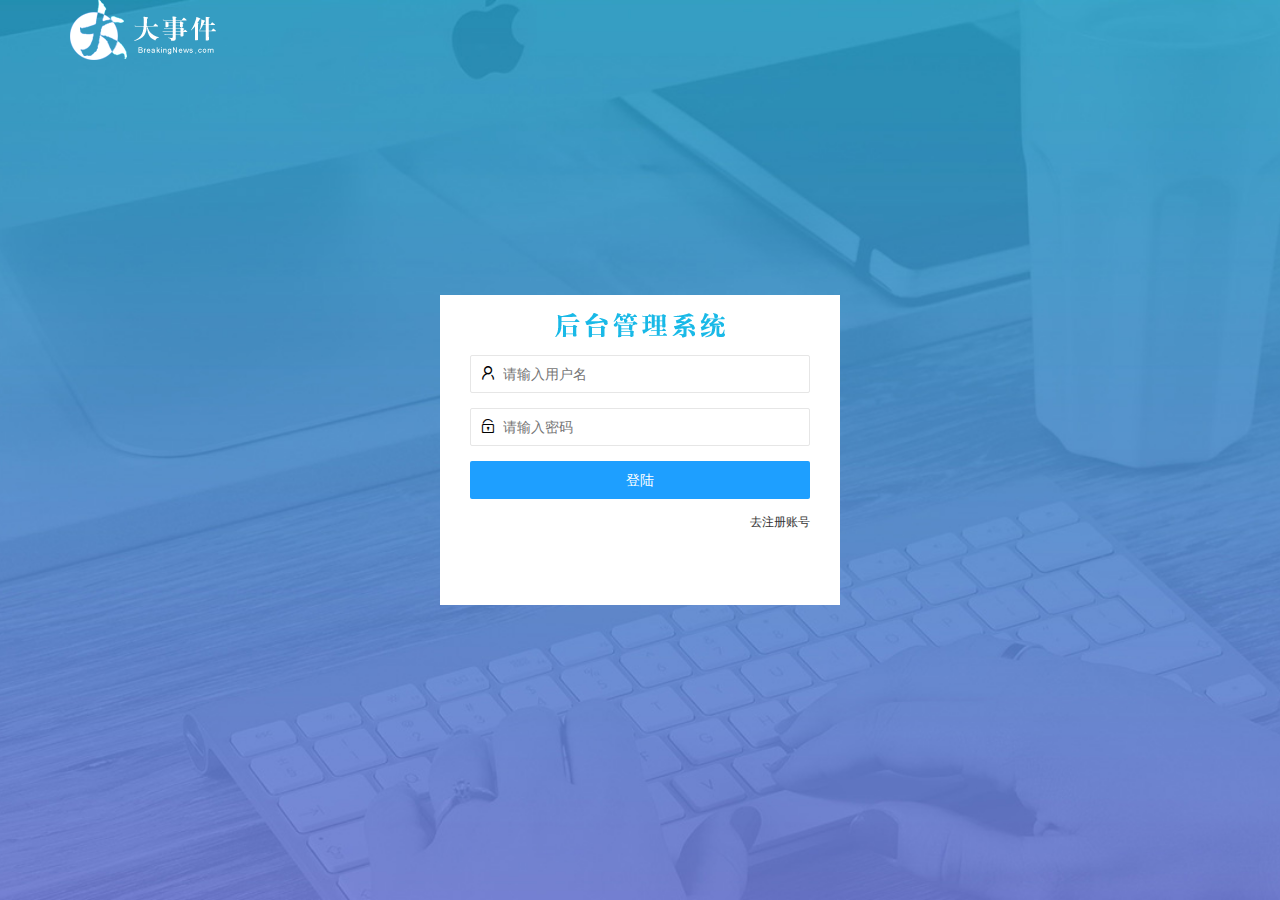
<file: login.html>
<!DOCTYPE html>
<html lang="en">
  <head>
    <meta charset="UTF-8" />
    <meta http-equiv="X-UA-Compatible" content="IE=edge" />
    <meta name="viewport" content="width=device-width, initial-scale=1.0" />
    <title>大事件-登陆/注册</title>
    <link rel="stylesheet" href="/assets/lib/layui/css/layui.css" />
    <link rel="stylesheet" href="/assets/css/login.css" />
  </head>
  <body>
    <!-- 头部的logo区域 -->
    <div class="layui-main">
      <img src="./assets/images/logo.png" alt="" />
    </div>
    <!-- 登陆注册区域 -->
    <div class="loginAndRegBox">
      <!-- 标题 -->
      <div class="title"></div>
      <!-- 登陆 -->
      <div class="login-box">
        <form class="layui-form" id="form_login">
          <!-- 用户名 -->
          <div class="layui-form-item">
            <i class="layui-icon layui-icon-username"></i>
            <input
              type="text"
              name="username"
              required
              lay-verify="required"
              placeholder="请输入用户名"
              autocomplete="off"
              class="layui-input"
            />
          </div>
          <!-- 密码 -->
          <div class="layui-form-item">
            <i class="layui-icon layui-icon-password"></i>
            <input
              type="password"
              name="password"
              required
              lay-verify="pwd|required"
              placeholder="请输入密码"
              autocomplete="off"
              class="layui-input"
            />
          </div>
          <!-- 按钮 -->
          <div class="layui-form-item">
            <!-- 表单提交按钮与普通按钮区别就是 lay-submit 属性 -->
            <button class="layui-btn layui-btn-fluid layui-btn-normal" lay-submit>登陆</button>
          </div>
          <div class="layui-form-item links">
            <!-- 切换到  注册  -->
            <a href="javascript:;" id="link_reg">去注册账号</a>
          </div>
        </form>
      </div>
      <!-- 注册 -->
      <div class="reg-box">
        <form class="layui-form" id="form_reg">
          <!-- 用户名 -->
          <div class="layui-form-item">
            <i class="layui-icon layui-icon-username"></i>
            <input
              type="text"
              name="username"
              required
              lay-verify="required"
              placeholder="请输入用户名"
              autocomplete="off"
              class="layui-input"
            />
          </div>
          <!-- 密码 -->
          <div class="layui-form-item">
            <i class="layui-icon layui-icon-password"></i>
            <input
              type="password"
              name="password"
              required
              lay-verify="pwd|required"
              placeholder="请输入密码"
              autocomplete="off"
              class="layui-input"
            />
          </div>
          <!-- 密码确认框 -->
          <div class="layui-form-item">
            <i class="layui-icon layui-icon-password"></i>
            <input
              type="password"
              name="repassword"
              required
              lay-verify="required|pwd|repwd"
              placeholder="请再次确认密码"
              autocomplete="off"
              class="layui-input"
            />
          </div>
          <!-- 按钮 -->
          <div class="layui-form-item">
            <!-- 表单提交按钮与普通按钮区别就是 lay-submit 属性 -->
            <button class="layui-btn layui-btn-fluid layui-btn-normal" lay-submit>注册</button>
          </div>
          <div class="layui-form-item links">
            <!-- 切换到  登陆  -->
            <a href="javascript:;" id="link_login">去登陆</a>
          </div>
        </form>
      </div>
    </div>
    <!-- 导入 layui 的 js文件 -->
    <script src="./assets/lib/layui/layui.all.js"></script>
    <!-- 导入jquery -->
    <script src="./assets/lib/jquery.js"></script>
    <script src="./assets/js/baseAPI.js"></script>
    <!-- 导入 自己的JavaScript -->
    <script src="./assets/js/login.js"></script>
  </body>
</html>
</file>
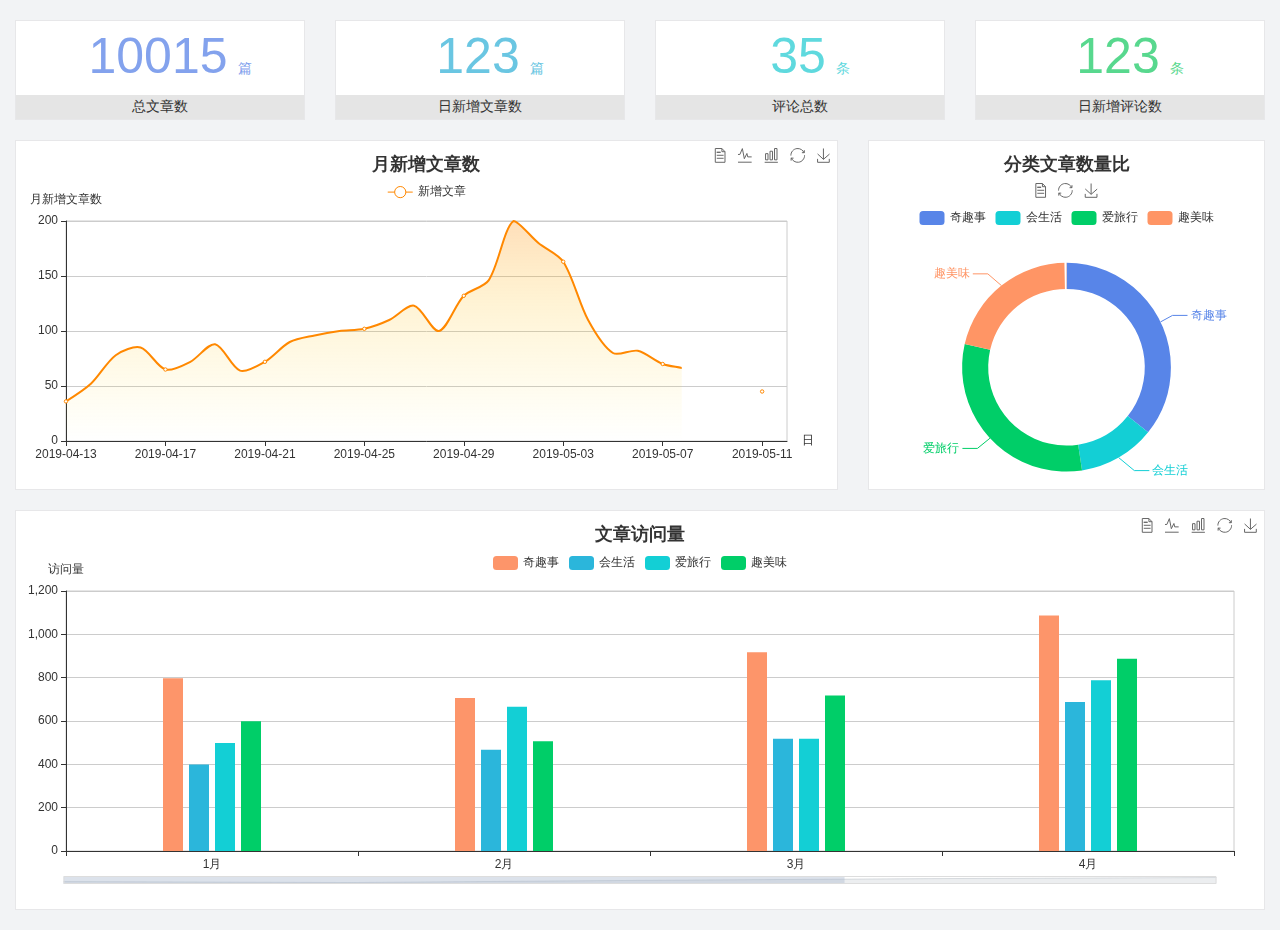
<file: home/dashboard.html>
<!DOCTYPE html>
<html lang="en">

<head>
  <meta charset="UTF-8">
  <meta name="viewport" content="width=device-width, initial-scale=1.0">
  <meta http-equiv="X-UA-Compatible" content="ie=edge">
  <title>图表统计</title>
  <link rel="stylesheet" href="../../assets/lib/bootstrap.css" />
  <link rel="stylesheet" href="../../assets/lib/main.css" />
  <script src="../../assets/lib/jquery.js"></script>
  <script type="text/javascript" src="../../assets/lib/echarts.min.js"></script>
</head>

<body>
  <div class="container-fluid">
    <div class="row spannel_list">
      <div class="col-sm-3 col-xs-6">
        <div class="spannel">
          <em>10015</em><span>篇</span>
          <b>总文章数</b>
        </div>
      </div>
      <div class="col-sm-3 col-xs-6">
        <div class="spannel scolor01">
          <em>123</em><span>篇</span>
          <b>日新增文章数</b>
        </div>
      </div>
      <div class="col-sm-3 col-xs-6">
        <div class="spannel scolor02">
          <em>35</em><span>条</span>
          <b>评论总数</b>
        </div>
      </div>
      <div class="col-sm-3 col-xs-6">
        <div class="spannel scolor03">
          <em>123</em><span>条</span>
          <b>日新增评论数</b>
        </div>
      </div>
    </div>
  </div>

  <div class="container-fluid">
    <div class="row curve-pie">
      <div class="col-lg-8 col-md-8">
        <div class="gragh_pannel" id="curve_show"></div>
      </div>
      <div class="col-lg-4 col-md-4">
        <div class="gragh_pannel" id="pie_show"></div>
      </div>
    </div>
  </div>

  <div class="container-fluid">
    <div class="column_pannel" id="column_show"></div>
  </div>

  <script>
    var oChart = echarts.init(document.getElementById('curve_show'));
    var aList_all = [
      { 'count': 36, 'date': '2019-04-13' },
      { 'count': 52, 'date': '2019-04-14' },
      { 'count': 78, 'date': '2019-04-15' },
      { 'count': 85, 'date': '2019-04-16' },
      { 'count': 65, 'date': '2019-04-17' },
      { 'count': 72, 'date': '2019-04-18' },
      { 'count': 88, 'date': '2019-04-19' },
      { 'count': 64, 'date': '2019-04-20' },
      { 'count': 72, 'date': '2019-04-21' },
      { 'count': 90, 'date': '2019-04-22' },
      { 'count': 96, 'date': '2019-04-23' },
      { 'count': 100, 'date': '2019-04-24' },
      { 'count': 102, 'date': '2019-04-25' },
      { 'count': 110, 'date': '2019-04-26' },
      { 'count': 123, 'date': '2019-04-27' },
      { 'count': 100, 'date': '2019-04-28' },
      { 'count': 132, 'date': '2019-04-29' },
      { 'count': 146, 'date': '2019-04-30' },
      { 'count': 200, 'date': '2019-05-01' },
      { 'count': 180, 'date': '2019-05-02' },
      { 'count': 163, 'date': '2019-05-03' },
      { 'count': 110, 'date': '2019-05-04' },
      { 'count': 80, 'date': '2019-05-05' },
      { 'count': 82, 'date': '2019-05-06' },
      { 'count': 70, 'date': '2019-05-07' },
      { 'count': 65, 'date': '2019-05-08' },
      { 'count': 54, 'date': '2019-05-09' },
      { 'count': 40, 'date': '2019-05-10' },
      { 'count': 45, 'date': '2019-05-11' },
      { 'count': 38, 'date': '2019-05-12' },
    ];

    let aCount = [];
    let aDate = [];

    for (var i = 0; i < aList_all.length; i++) {
      aCount.push(aList_all[i].count);
      aDate.push(aList_all[i].date);
    }

    var chartopt = {
      title: {
        text: '月新增文章数',
        left: 'center',
        top: '10'
      },
      tooltip: {
        trigger: 'axis'
      },
      legend: {
        data: ['新增文章'],
        top: '40'
      },
      toolbox: {
        show: true,
        feature: {
          mark: { show: true },
          dataView: { show: true, readOnly: false },
          magicType: { show: true, type: ['line', 'bar'] },
          restore: { show: true },
          saveAsImage: { show: true }
        }
      },
      calculable: true,
      xAxis: [
        {
          name: '日',
          type: 'category',
          boundaryGap: false,
          data: aDate
        }
      ],
      yAxis: [
        {
          name: '月新增文章数',
          type: 'value'
        }
      ],
      series: [
        {
          name: '新增文章',
          type: 'line',
          smooth: true,
          itemStyle: { normal: { areaStyle: { type: 'default' }, color: '#f80' }, lineStyle: { color: '#f80' } },
          data: aCount
        }],
      areaStyle: {
        normal: {
          color: new echarts.graphic.LinearGradient(0, 0, 0, 1, [{
            offset: 0,
            color: 'rgba(255,136,0,0.39)'
          }, {
            offset: .34,
            color: 'rgba(255,180,0,0.25)'
          }, {
            offset: 1,
            color: 'rgba(255,222,0,0.00)'
          }])

        }
      },
      grid: {
        show: true,
        x: 50,
        x2: 50,
        y: 80,
        height: 220
      }
    };

    oChart.setOption(chartopt);


    var oPie = echarts.init(document.getElementById('pie_show'));
    var oPieopt =
    {
      title: {
        top: 10,
        text: '分类文章数量比',
        x: 'center'
      },
      tooltip: {
        trigger: 'item',
        formatter: "{a} <br/>{b} : {c} ({d}%)"
      },
      color: ['#5885e8', '#13cfd5', '#00ce68', '#ff9565'],
      legend: {
        x: 'center',
        top: 65,
        data: ['奇趣事', '会生活', '爱旅行', '趣美味']
      },
      toolbox: {
        show: true,
        x: 'center',
        top: 35,
        feature: {
          mark: { show: true },
          dataView: { show: true, readOnly: false },
          magicType: {
            show: true,
            type: ['pie', 'funnel'],
            option: {
              funnel: {
                x: '25%',
                width: '50%',
                funnelAlign: 'left',
                max: 1548
              }
            }
          },
          restore: { show: true },
          saveAsImage: { show: true }
        }
      },
      calculable: true,
      series: [
        {
          name: '访问来源',
          type: 'pie',
          radius: ['45%', '60%'],
          center: ['50%', '65%'],
          data: [
            { value: 300, name: '奇趣事' },
            { value: 100, name: '会生活' },
            { value: 260, name: '爱旅行' },
            { value: 180, name: '趣美味' }
          ]
        }
      ]
    };
    oPie.setOption(oPieopt);



    var oColumn = this.echarts.init(document.getElementById('column_show'));
    var oColumnopt =
    {
      title: {
        text: '文章访问量',
        left: 'center',
        top: '10'
      },
      tooltip: {
        trigger: 'axis'
      },
      legend: {
        data: ['奇趣事', '会生活', '爱旅行', '趣美味'],
        top: '40'
      },
      toolbox: {
        show: true,
        feature: {
          mark: { show: true },
          dataView: { show: true, readOnly: false },
          magicType: { show: true, type: ['line', 'bar'] },
          restore: { show: true },
          saveAsImage: { show: true }
        }
      },
      calculable: true,
      xAxis: [
        {
          type: 'category',
          data: ['1月', '2月', '3月', '4月', '5月']
        }
      ],
      yAxis: [
        {
          name: '访问量',
          type: 'value'
        }
      ],
      series: [
        {
          name: '奇趣事',
          type: 'bar',
          barWidth: 20,
          itemStyle: {
            normal: { areaStyle: { type: 'default' }, color: '#fd956a' }
          },
          data: [800, 708, 920, 1090, 1200]
        },
        {
          name: '会生活',
          type: 'bar',
          barWidth: 20,
          itemStyle: {
            normal: { areaStyle: { type: 'default' }, color: '#2bb6db' }
          },
          data: [400, 468, 520, 690, 800]
        },
        {
          name: '爱旅行',
          type: 'bar',
          barWidth: 20,
          itemStyle: {
            normal: { areaStyle: { type: 'default' }, color: '#13cfd5' }
          },
          data: [500, 668, 520, 790, 900]
        },
        {
          name: '趣美味',
          type: 'bar',
          barWidth: 20,
          itemStyle: {
            normal: { areaStyle: { type: 'default' }, color: '#00ce68' }
          },
          data: [600, 508, 720, 890, 1000]
        }
      ],
      grid: {
        show: true,
        x: 50,
        x2: 30,
        y: 80,
        height: 260
      },
      dataZoom: [//给x轴设置滚动条
        {
          start: 0,//默认为0
          end: 100 - 1000 / 31,//默认为100
          type: 'slider',
          show: true,
          xAxisIndex: [0],
          handleSize: 0,//滑动条的 左右2个滑动条的大小
          height: 8,//组件高度
          left: 45, //左边的距离
          right: 50,//右边的距离
          bottom: 26,//右边的距离
          handleColor: '#ddd',//h滑动图标的颜色
          handleStyle: {
            borderColor: "#cacaca",
            borderWidth: "1",
            shadowBlur: 2,
            background: "#ddd",
            shadowColor: "#ddd",
          }
        }]
    };
    oColumn.setOption(oColumnopt);
  </script>
</body>

</html>
</file>
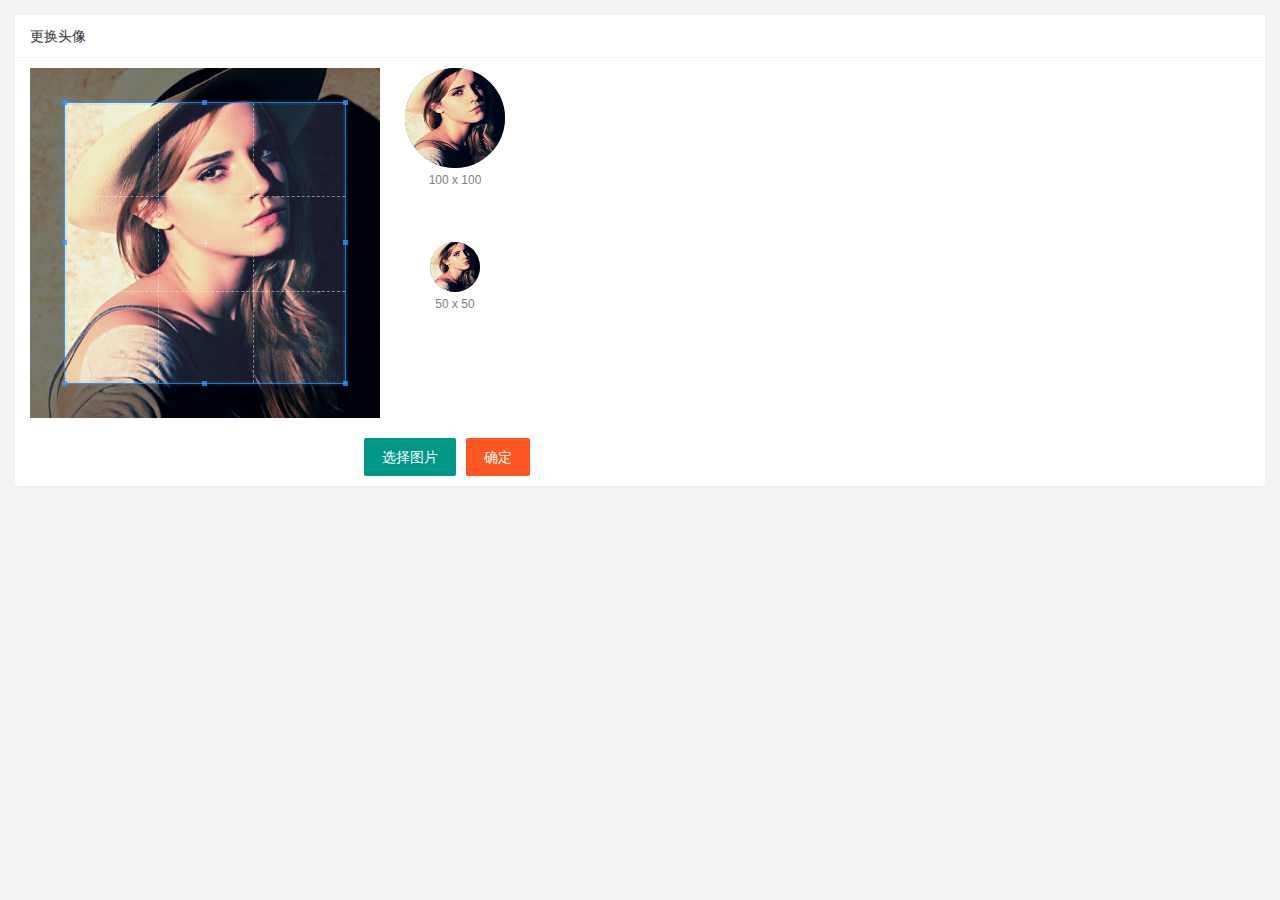
<file: user/user_avatar.html>
<!DOCTYPE html>
<html lang="en">
  <head>
    <meta charset="UTF-8" />
    <meta http-equiv="X-UA-Compatible" content="IE=edge" />
    <meta name="viewport" content="width=device-width, initial-scale=1.0" />
    <title>Document</title>
    <link rel="stylesheet" href="../assets/lib/layui/css/layui.css" />
    <link rel="stylesheet" href="../assets/lib/cropper/cropper.css" />
    <link rel="stylesheet" href="../assets/css/user_avatar.css" />
  </head>
  <body>
    <div class="layui-card">
      <div class="layui-card-header">更换头像</div>
      <div class="layui-card-body">
        <div class="row1">
          <!-- 图片裁剪区域 -->
          <div class="cropper-box">
            <!-- 这个 img 标签很重要，将来会把它初始化为裁剪区域 -->
            <img id="image" src="/assets/images/sample.jpg" />
          </div>
          <!-- 图片的预览区域 -->
          <div class="preview-box">
            <div>
              <!-- 宽高为 100px 的预览区域 -->
              <div class="img-preview w100"></div>
              <p class="size">100 x 100</p>
            </div>
            <div>
              <!-- 宽高为 50px 的预览区域 -->
              <div class="img-preview w50"></div>
              <p class="size">50 x 50</p>
            </div>
          </div>
        </div>

        <!-- 第二行的按钮区域 -->
        <div class="row2">
          <!-- accept 指定允许用户选择什么类型的文件 -->
          <input type="file" id="file" accept="image/png,image/jpeg" />
          <button type="button" class="layui-btn choosePic">选择图片</button>
          <button type="button" id="uploadPic" class="layui-btn layui-btn-danger">确定</button>
        </div>
      </div>
    </div>
    <!-- 导入layui 的 js文件 -->
    <script src="../assets/lib/layui/layui.all.js"></script>
    <!-- 导入jquery -->
    <script src="../assets/lib/jquery.js"></script>
    <script src="../assets/js/baseAPI.js"></script>
    <!-- 导入 cropper -->
    <script src="/assets/lib/cropper/Cropper.js"></script>
    <script src="/assets/lib/cropper/jquery-cropper.js"></script>
    <!-- 导入自己的js文件 -->
    <script src="../assets/js/user_avatar.js"></script>
  </body>
</html>
</file>
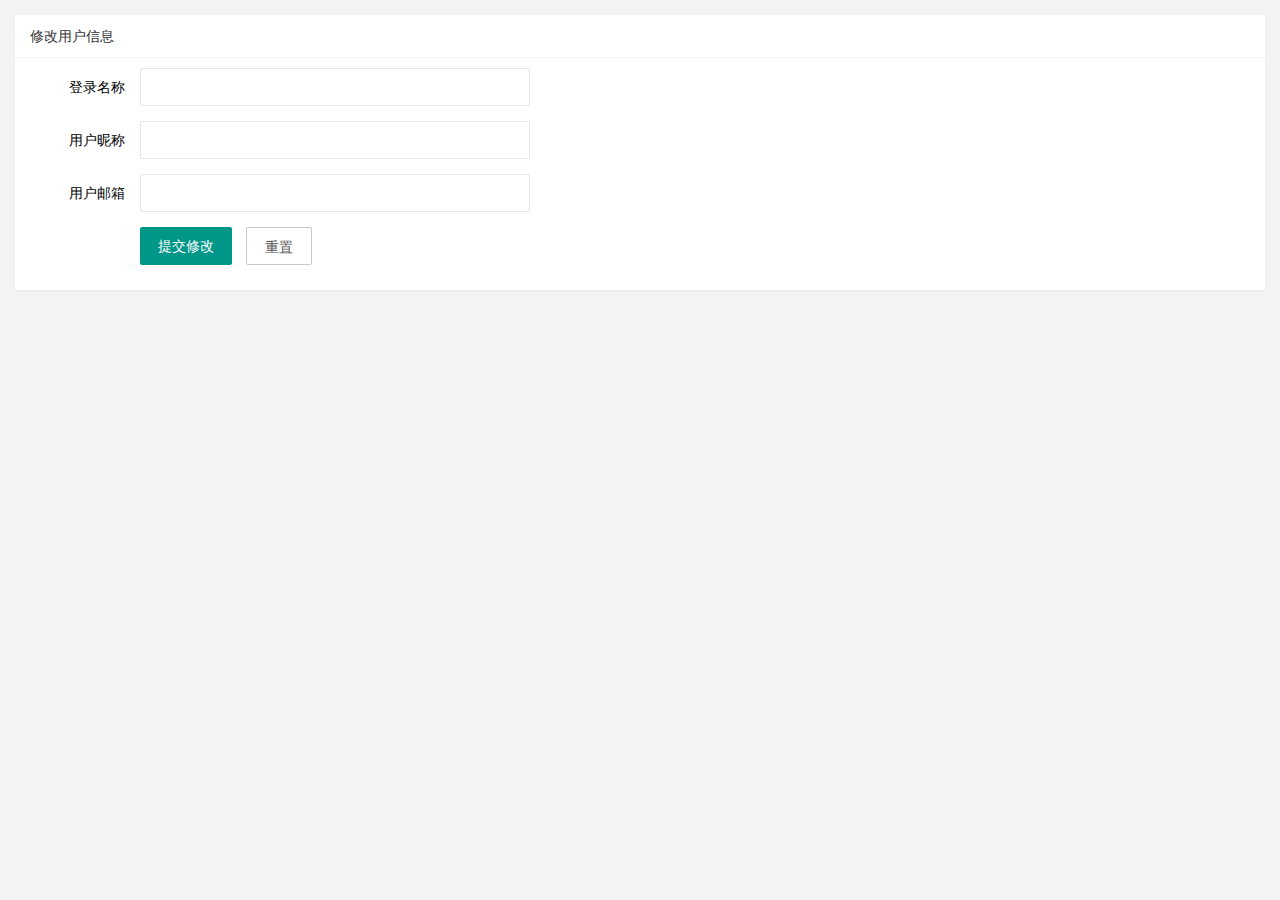
<file: user/user_info.html>
<!DOCTYPE html>
<html lang="en">
  <head>
    <meta charset="UTF-8" />
    <meta http-equiv="X-UA-Compatible" content="IE=edge" />
    <meta name="viewport" content="width=device-width, initial-scale=1.0" />
    <title>Document</title>
    <link rel="stylesheet" href="../assets/lib/layui/css/layui.css" />
    <link rel="stylesheet" href="../assets/css/user_info.css" />
  </head>
  <body>
    <div class="layui-card">
      <div class="layui-card-header">修改用户信息</div>
      <div class="layui-card-body">
        <!-- 表单域 -->
        <form class="layui-form" lay-filter="formUserInfo">
          <!-- 这是隐藏域 -->
          <input type="hidden" name="id" />
          <div class="layui-form-item">
            <label class="layui-form-label">登录名称</label>
            <div class="layui-input-block">
              <input
                type="text"
                name="username"
                required
                lay-verify="required"
                autocomplete="off"
                class="layui-input"
                readonly
              />
            </div>
          </div>
          <div class="layui-form-item">
            <label class="layui-form-label">用户昵称</label>
            <div class="layui-input-block">
              <input
                type="text"
                name="nickname"
                required
                lay-verify="required|nickname"
                autocomplete="off"
                class="layui-input"
              />
            </div>
          </div>
          <div class="layui-form-item">
            <label class="layui-form-label">用户邮箱</label>
            <div class="layui-input-block">
              <input
                type="text"
                name="email"
                required
                lay-verify="required|email"
                autocomplete="off"
                class="layui-input"
              />
            </div>
          </div>
          <div class="layui-form-item">
            <div class="layui-input-block">
              <button class="layui-btn" lay-submit lay-filter="formDemo">提交修改</button>
              <button type="reset" id="btnReset" class="layui-btn layui-btn-primary">重置</button>
            </div>
          </div>
        </form>
      </div>
    </div>
    <!-- 导入layui 的 js文件 -->
    <script src="../assets/lib/layui/layui.all.js"></script>
    <!-- 导入jquery -->
    <script src="../assets/lib/jquery.js"></script>
    <script src="../assets/js/baseAPI.js"></script>
    <!-- 导入自己的js文件 -->
    <script src="../assets/js/user_info.js"></script>
  </body>
</html>
</file>
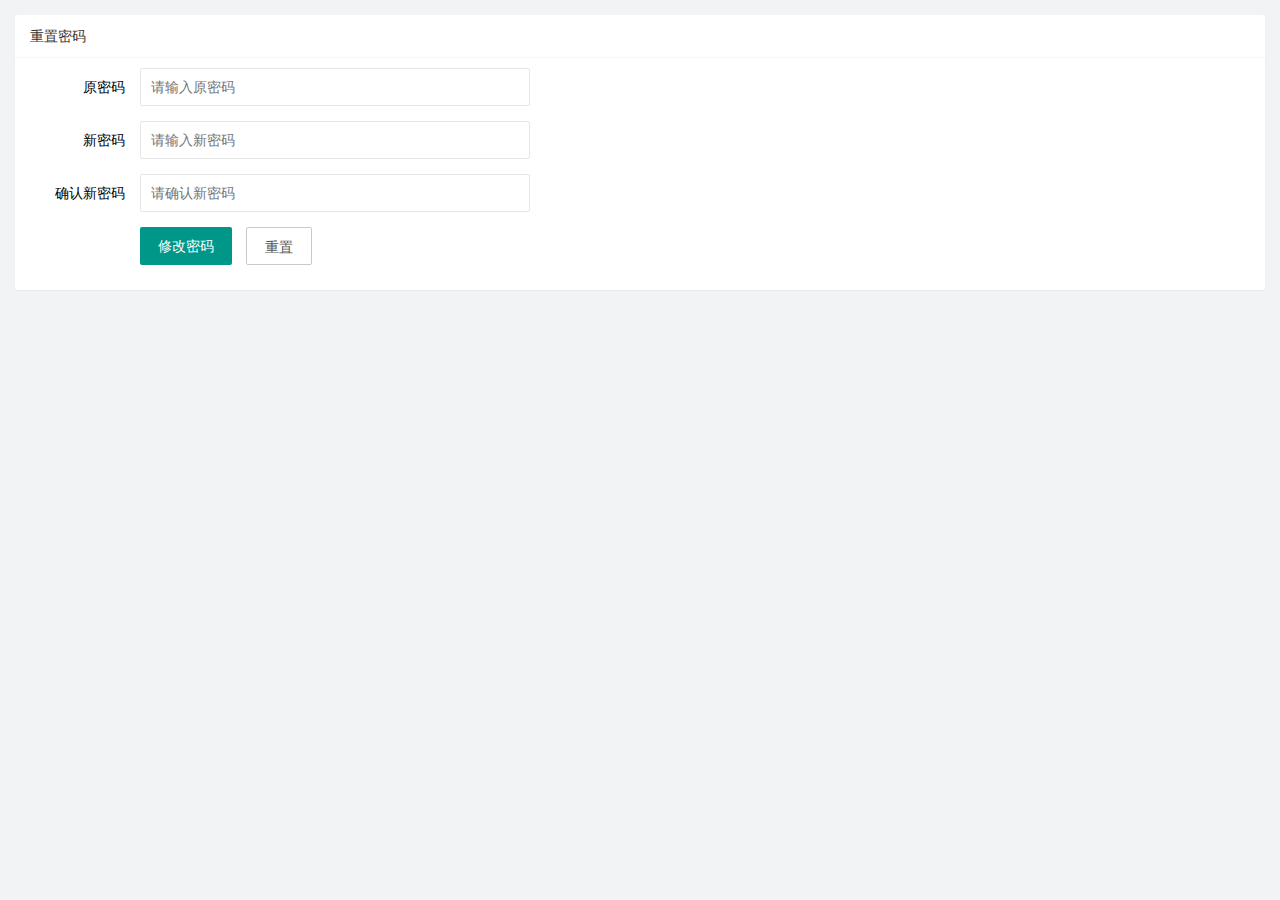
<file: user/user_password.html>
<!DOCTYPE html>
<html lang="en">
  <head>
    <meta charset="UTF-8" />
    <meta http-equiv="X-UA-Compatible" content="IE=edge" />
    <meta name="viewport" content="width=device-width, initial-scale=1.0" />
    <title>Document</title>
    <link rel="stylesheet" href="../assets/lib/layui/css/layui.css" />
    <link rel="stylesheet" href="../assets/css/user_password.css" />
  </head>
  <body>
    <div class="layui-card">
      <div class="layui-card-header">重置密码</div>
      <div class="layui-card-body">
        <form class="layui-form" action="">
          <div class="layui-form-item">
            <label class="layui-form-label">原密码</label>
            <div class="layui-input-block">
              <input
                type="password"
                name="oldPwd"
                required
                lay-verify="required|password"
                placeholder="请输入原密码"
                autocomplete="off"
                class="layui-input"
              />
            </div>
          </div>
          <div class="layui-form-item">
            <label class="layui-form-label">新密码</label>
            <div class="layui-input-block">
              <input
                type="password"
                name="newPwd"
                required
                lay-verify="required|password|newpwd"
                placeholder="请输入新密码"
                autocomplete="off"
                class="layui-input"
              />
            </div>
          </div>
          <div class="layui-form-item">
            <label class="layui-form-label">确认新密码</label>
            <div class="layui-input-block">
              <input
                type="password"
                name="repassword"
                required
                lay-verify="required|password|repwd"
                placeholder="请确认新密码"
                autocomplete="off"
                class="layui-input"
              />
            </div>
          </div>
          <div class="layui-form-item">
            <div class="layui-input-block">
              <button class="layui-btn" lay-submit lay-filter="formDemo">修改密码</button>
              <button type="reset" id="resetPwd" class="layui-btn layui-btn-primary">重置</button>
            </div>
          </div>
        </form>
      </div>
    </div>
    <!-- 导入layui 的 js文件 -->
    <script src="../assets/lib/layui/layui.all.js"></script>
    <!-- 导入jquery -->
    <script src="../assets/lib/jquery.js"></script>
    <script src="../assets/js/baseAPI.js"></script>
    <!-- 导入自己的js文件 -->
    <script src="../assets/js/user_password.js"></script>
  </body>
</html>
</file>
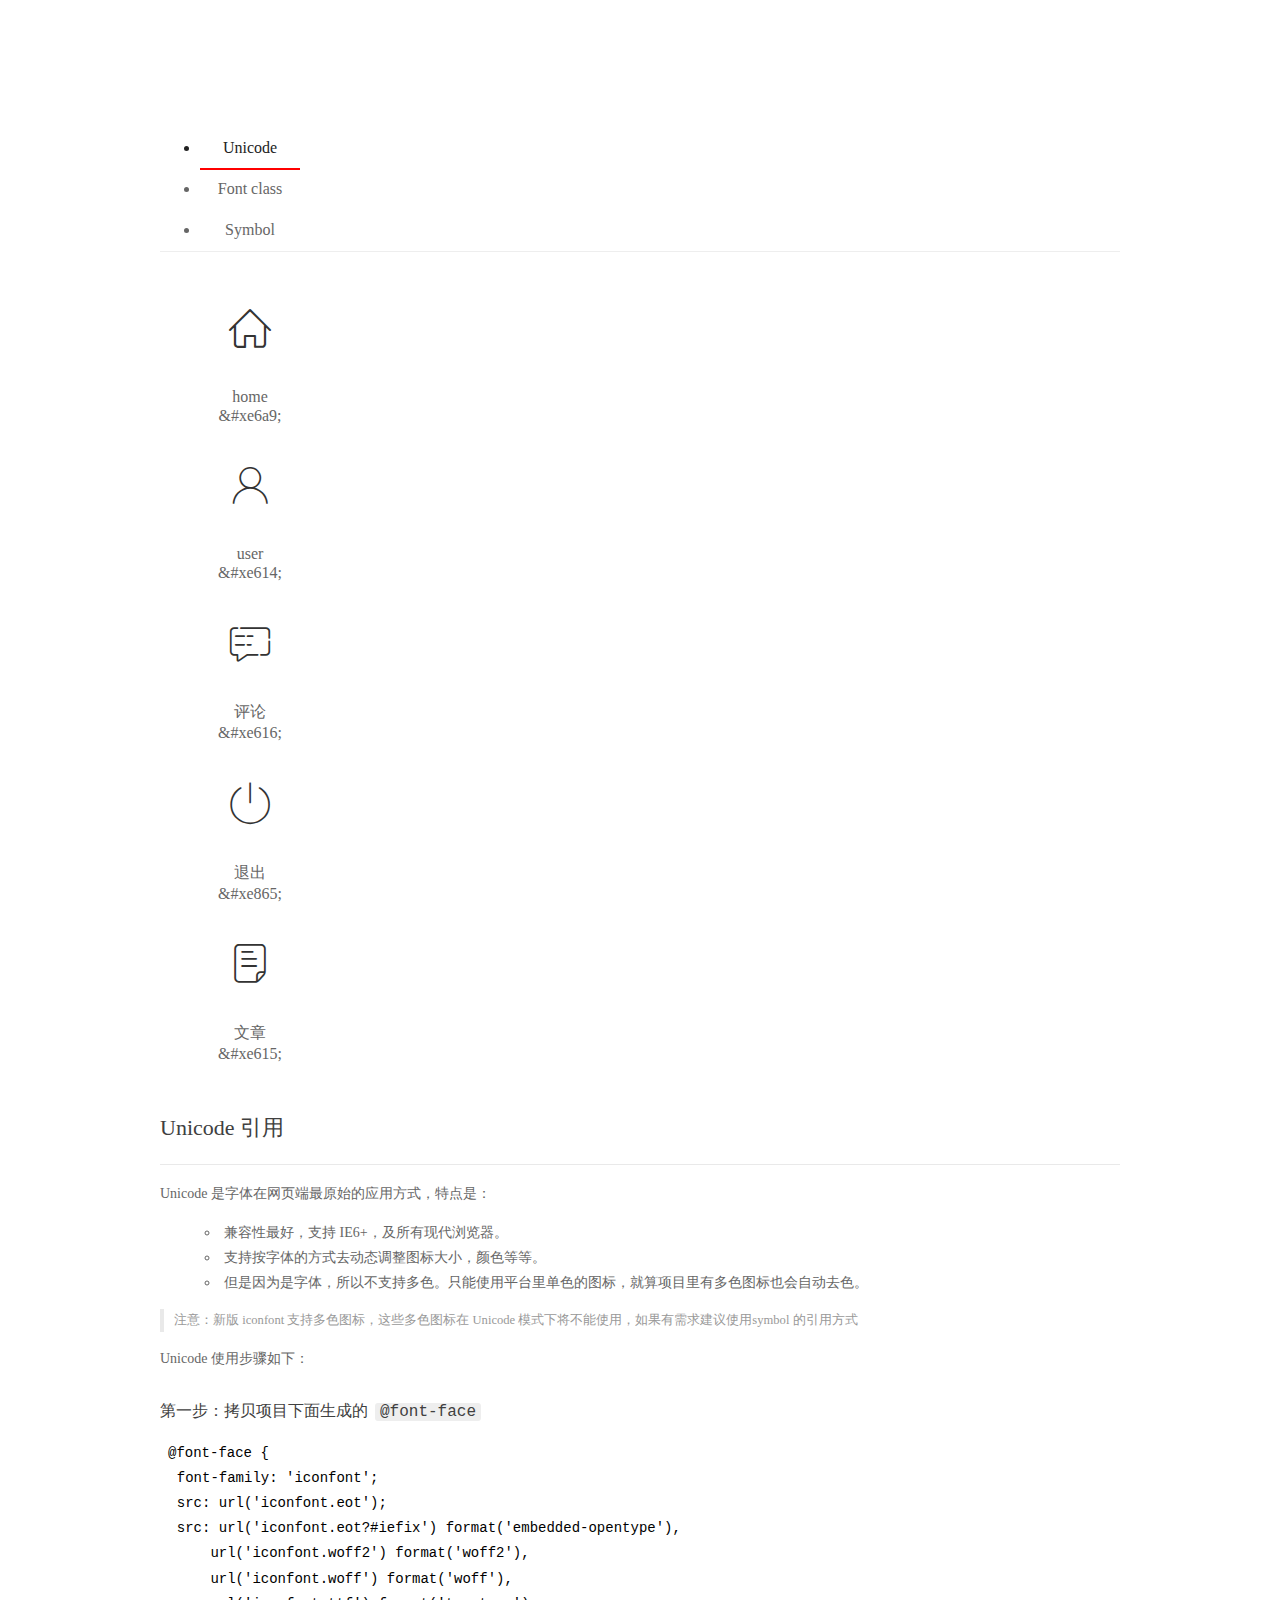
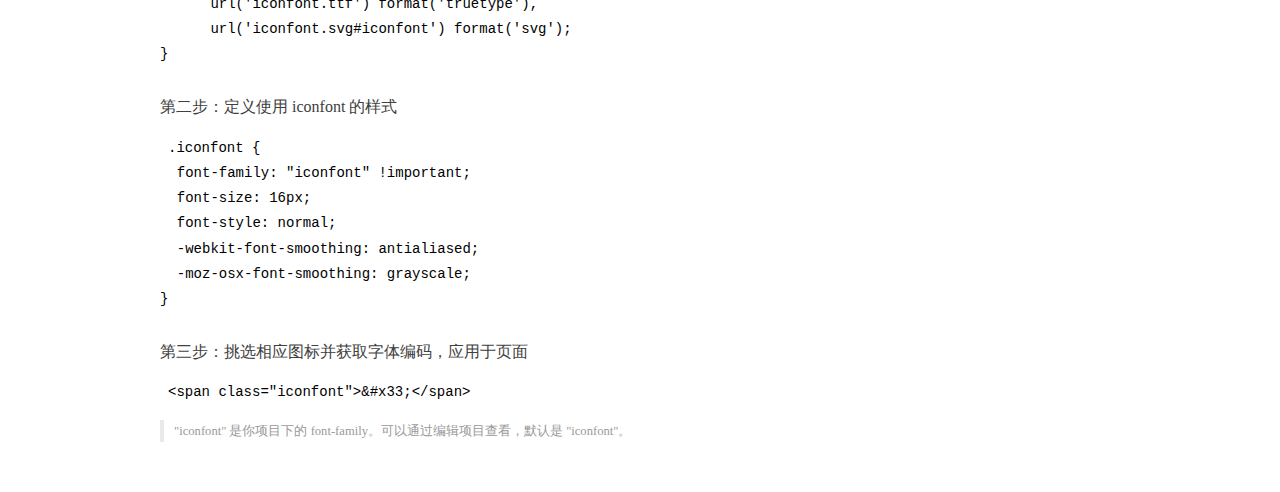
<file: assets/fonts/demo_index.html>
<!DOCTYPE html>
<html>
<head>
  <meta charset="utf-8"/>
  <title>IconFont Demo</title>
  <link rel="shortcut icon" href="https://gtms04.alicdn.com/tps/i4/TB1_oz6GVXXXXaFXpXXJDFnIXXX-64-64.ico" type="image/x-icon"/>
  <link rel="stylesheet" href="https://g.alicdn.com/thx/cube/1.3.2/cube.min.css">
  <link rel="stylesheet" href="demo.css">
  <link rel="stylesheet" href="iconfont.css">
  <script src="iconfont.js"></script>
  <!-- jQuery -->
  <script src="https://a1.alicdn.com/oss/uploads/2018/12/26/7bfddb60-08e8-11e9-9b04-53e73bb6408b.js"></script>
  <!-- 代码高亮 -->
  <script src="https://a1.alicdn.com/oss/uploads/2018/12/26/a3f714d0-08e6-11e9-8a15-ebf944d7534c.js"></script>
</head>
<body>
  <div class="main">
    <h1 class="logo"><a href="https://www.iconfont.cn/" title="iconfont 首页" target="_blank">&#xe86b;</a></h1>
    <div class="nav-tabs">
      <ul id="tabs" class="dib-box">
        <li class="dib active"><span>Unicode</span></li>
        <li class="dib"><span>Font class</span></li>
        <li class="dib"><span>Symbol</span></li>
      </ul>
      
    </div>
    <div class="tab-container">
      <div class="content unicode" style="display: block;">
          <ul class="icon_lists dib-box">
          
            <li class="dib">
              <span class="icon iconfont">&#xe6a9;</span>
                <div class="name">home</div>
                <div class="code-name">&amp;#xe6a9;</div>
              </li>
          
            <li class="dib">
              <span class="icon iconfont">&#xe614;</span>
                <div class="name">user</div>
                <div class="code-name">&amp;#xe614;</div>
              </li>
          
            <li class="dib">
              <span class="icon iconfont">&#xe616;</span>
                <div class="name">评论</div>
                <div class="code-name">&amp;#xe616;</div>
              </li>
          
            <li class="dib">
              <span class="icon iconfont">&#xe865;</span>
                <div class="name">退出</div>
                <div class="code-name">&amp;#xe865;</div>
              </li>
          
            <li class="dib">
              <span class="icon iconfont">&#xe615;</span>
                <div class="name">文章</div>
                <div class="code-name">&amp;#xe615;</div>
              </li>
          
          </ul>
          <div class="article markdown">
          <h2 id="unicode-">Unicode 引用</h2>
          <hr>

          <p>Unicode 是字体在网页端最原始的应用方式，特点是：</p>
          <ul>
            <li>兼容性最好，支持 IE6+，及所有现代浏览器。</li>
            <li>支持按字体的方式去动态调整图标大小，颜色等等。</li>
            <li>但是因为是字体，所以不支持多色。只能使用平台里单色的图标，就算项目里有多色图标也会自动去色。</li>
          </ul>
          <blockquote>
            <p>注意：新版 iconfont 支持多色图标，这些多色图标在 Unicode 模式下将不能使用，如果有需求建议使用symbol 的引用方式</p>
          </blockquote>
          <p>Unicode 使用步骤如下：</p>
          <h3 id="-font-face">第一步：拷贝项目下面生成的 <code>@font-face</code></h3>
<pre><code class="language-css"
>@font-face {
  font-family: 'iconfont';
  src: url('iconfont.eot');
  src: url('iconfont.eot?#iefix') format('embedded-opentype'),
      url('iconfont.woff2') format('woff2'),
      url('iconfont.woff') format('woff'),
      url('iconfont.ttf') format('truetype'),
      url('iconfont.svg#iconfont') format('svg');
}
</code></pre>
          <h3 id="-iconfont-">第二步：定义使用 iconfont 的样式</h3>
<pre><code class="language-css"
>.iconfont {
  font-family: "iconfont" !important;
  font-size: 16px;
  font-style: normal;
  -webkit-font-smoothing: antialiased;
  -moz-osx-font-smoothing: grayscale;
}
</code></pre>
          <h3 id="-">第三步：挑选相应图标并获取字体编码，应用于页面</h3>
<pre>
<code class="language-html"
>&lt;span class="iconfont"&gt;&amp;#x33;&lt;/span&gt;
</code></pre>
          <blockquote>
            <p>"iconfont" 是你项目下的 font-family。可以通过编辑项目查看，默认是 "iconfont"。</p>
          </blockquote>
          </div>
      </div>
      <div class="content font-class">
        <ul class="icon_lists dib-box">
          
          <li class="dib">
            <span class="icon iconfont icon-home"></span>
            <div class="name">
              home
            </div>
            <div class="code-name">.icon-home
            </div>
          </li>
          
          <li class="dib">
            <span class="icon iconfont icon-user"></span>
            <div class="name">
              user
            </div>
            <div class="code-name">.icon-user
            </div>
          </li>
          
          <li class="dib">
            <span class="icon iconfont icon-pinglun"></span>
            <div class="name">
              评论
            </div>
            <div class="code-name">.icon-pinglun
            </div>
          </li>
          
          <li class="dib">
            <span class="icon iconfont icon-tuichu"></span>
            <div class="name">
              退出
            </div>
            <div class="code-name">.icon-tuichu
            </div>
          </li>
          
          <li class="dib">
            <span class="icon iconfont icon-16"></span>
            <div class="name">
              文章
            </div>
            <div class="code-name">.icon-16
            </div>
          </li>
          
        </ul>
        <div class="article markdown">
        <h2 id="font-class-">font-class 引用</h2>
        <hr>

        <p>font-class 是 Unicode 使用方式的一种变种，主要是解决 Unicode 书写不直观，语意不明确的问题。</p>
        <p>与 Unicode 使用方式相比，具有如下特点：</p>
        <ul>
          <li>兼容性良好，支持 IE8+，及所有现代浏览器。</li>
          <li>相比于 Unicode 语意明确，书写更直观。可以很容易分辨这个 icon 是什么。</li>
          <li>因为使用 class 来定义图标，所以当要替换图标时，只需要修改 class 里面的 Unicode 引用。</li>
          <li>不过因为本质上还是使用的字体，所以多色图标还是不支持的。</li>
        </ul>
        <p>使用步骤如下：</p>
        <h3 id="-fontclass-">第一步：引入项目下面生成的 fontclass 代码：</h3>
<pre><code class="language-html">&lt;link rel="stylesheet" href="./iconfont.css"&gt;
</code></pre>
        <h3 id="-">第二步：挑选相应图标并获取类名，应用于页面：</h3>
<pre><code class="language-html">&lt;span class="iconfont icon-xxx"&gt;&lt;/span&gt;
</code></pre>
        <blockquote>
          <p>"
            iconfont" 是你项目下的 font-family。可以通过编辑项目查看，默认是 "iconfont"。</p>
        </blockquote>
      </div>
      </div>
      <div class="content symbol">
          <ul class="icon_lists dib-box">
          
            <li class="dib">
                <svg class="icon svg-icon" aria-hidden="true">
                  <use xlink:href="#icon-home"></use>
                </svg>
                <div class="name">home</div>
                <div class="code-name">#icon-home</div>
            </li>
          
            <li class="dib">
                <svg class="icon svg-icon" aria-hidden="true">
                  <use xlink:href="#icon-user"></use>
                </svg>
                <div class="name">user</div>
                <div class="code-name">#icon-user</div>
            </li>
          
            <li class="dib">
                <svg class="icon svg-icon" aria-hidden="true">
                  <use xlink:href="#icon-pinglun"></use>
                </svg>
                <div class="name">评论</div>
                <div class="code-name">#icon-pinglun</div>
            </li>
          
            <li class="dib">
                <svg class="icon svg-icon" aria-hidden="true">
                  <use xlink:href="#icon-tuichu"></use>
                </svg>
                <div class="name">退出</div>
                <div class="code-name">#icon-tuichu</div>
            </li>
          
            <li class="dib">
                <svg class="icon svg-icon" aria-hidden="true">
                  <use xlink:href="#icon-16"></use>
                </svg>
                <div class="name">文章</div>
                <div class="code-name">#icon-16</div>
            </li>
          
          </ul>
          <div class="article markdown">
          <h2 id="symbol-">Symbol 引用</h2>
          <hr>

          <p>这是一种全新的使用方式，应该说这才是未来的主流，也是平台目前推荐的用法。相关介绍可以参考这篇<a href="">文章</a>
            这种用法其实是做了一个 SVG 的集合，与另外两种相比具有如下特点：</p>
          <ul>
            <li>支持多色图标了，不再受单色限制。</li>
            <li>通过一些技巧，支持像字体那样，通过 <code>font-size</code>, <code>color</code> 来调整样式。</li>
            <li>兼容性较差，支持 IE9+，及现代浏览器。</li>
            <li>浏览器渲染 SVG 的性能一般，还不如 png。</li>
          </ul>
          <p>使用步骤如下：</p>
          <h3 id="-symbol-">第一步：引入项目下面生成的 symbol 代码：</h3>
<pre><code class="language-html">&lt;script src="./iconfont.js"&gt;&lt;/script&gt;
</code></pre>
          <h3 id="-css-">第二步：加入通用 CSS 代码（引入一次就行）：</h3>
<pre><code class="language-html">&lt;style&gt;
.icon {
  width: 1em;
  height: 1em;
  vertical-align: -0.15em;
  fill: currentColor;
  overflow: hidden;
}
&lt;/style&gt;
</code></pre>
          <h3 id="-">第三步：挑选相应图标并获取类名，应用于页面：</h3>
<pre><code class="language-html">&lt;svg class="icon" aria-hidden="true"&gt;
  &lt;use xlink:href="#icon-xxx"&gt;&lt;/use&gt;
&lt;/svg&gt;
</code></pre>
          </div>
      </div>

    </div>
  </div>
  <script>
  $(document).ready(function () {
      $('.tab-container .content:first').show()

      $('#tabs li').click(function (e) {
        var tabContent = $('.tab-container .content')
        var index = $(this).index()

        if ($(this).hasClass('active')) {
          return
        } else {
          $('#tabs li').removeClass('active')
          $(this).addClass('active')

          tabContent.hide().eq(index).fadeIn()
        }
      })
    })
  </script>
</body>
</html>
</file>
<file: assets/lib/layui/css/layui.css>
/** layui-v2.5.5 MIT License By https://www.layui.com */
 .layui-inline,img{display:inline-block;vertical-align:middle}h1,h2,h3,h4,h5,h6{font-weight:400}.layui-edge,.layui-header,.layui-inline,.layui-main{position:relative}.layui-body,.layui-edge,.layui-elip{overflow:hidden}.layui-btn,.layui-edge,.layui-inline,img{vertical-align:middle}.layui-btn,.layui-disabled,.layui-icon,.layui-unselect{-moz-user-select:none;-webkit-user-select:none;-ms-user-select:none}.layui-elip,.layui-form-checkbox span,.layui-form-pane .layui-form-label{text-overflow:ellipsis;white-space:nowrap}.layui-breadcrumb,.layui-tree-btnGroup{visibility:hidden}blockquote,body,button,dd,div,dl,dt,form,h1,h2,h3,h4,h5,h6,input,li,ol,p,pre,td,textarea,th,ul{margin:0;padding:0;-webkit-tap-highlight-color:rgba(0,0,0,0)}a:active,a:hover{outline:0}img{border:none}li{list-style:none}table{border-collapse:collapse;border-spacing:0}h4,h5,h6{font-size:100%}button,input,optgroup,option,select,textarea{font-family:inherit;font-size:inherit;font-style:inherit;font-weight:inherit;outline:0}pre{white-space:pre-wrap;white-space:-moz-pre-wrap;white-space:-pre-wrap;white-space:-o-pre-wrap;word-wrap:break-word}body{line-height:24px;font:14px Helvetica Neue,Helvetica,PingFang SC,Tahoma,Arial,sans-serif}hr{height:1px;margin:10px 0;border:0;clear:both}a{color:#333;text-decoration:none}a:hover{color:#777}a cite{font-style:normal;*cursor:pointer}.layui-border-box,.layui-border-box *{box-sizing:border-box}.layui-box,.layui-box *{box-sizing:content-box}.layui-clear{clear:both;*zoom:1}.layui-clear:after{content:'\20';clear:both;*zoom:1;display:block;height:0}.layui-inline{*display:inline;*zoom:1}.layui-edge{display:inline-block;width:0;height:0;border-width:6px;border-style:dashed;border-color:transparent}.layui-edge-top{top:-4px;border-bottom-color:#999;border-bottom-style:solid}.layui-edge-right{border-left-color:#999;border-left-style:solid}.layui-edge-bottom{top:2px;border-top-color:#999;border-top-style:solid}.layui-edge-left{border-right-color:#999;border-right-style:solid}.layui-disabled,.layui-disabled:hover{color:#d2d2d2!important;cursor:not-allowed!important}.layui-circle{border-radius:100%}.layui-show{display:block!important}.layui-hide{display:none!important}@font-face{font-family:layui-icon;src:url(../font/iconfont.eot?v=250);src:url(../font/iconfont.eot?v=250#iefix) format('embedded-opentype'),url(../font/iconfont.woff2?v=250) format('woff2'),url(../font/iconfont.woff?v=250) format('woff'),url(../font/iconfont.ttf?v=250) format('truetype'),url(../font/iconfont.svg?v=250#layui-icon) format('svg')}.layui-icon{font-family:layui-icon!important;font-size:16px;font-style:normal;-webkit-font-smoothing:antialiased;-moz-osx-font-smoothing:grayscale}.layui-icon-reply-fill:before{content:"\e611"}.layui-icon-set-fill:before{content:"\e614"}.layui-icon-menu-fill:before{content:"\e60f"}.layui-icon-search:before{content:"\e615"}.layui-icon-share:before{content:"\e641"}.layui-icon-set-sm:before{content:"\e620"}.layui-icon-engine:before{content:"\e628"}.layui-icon-close:before{content:"\1006"}.layui-icon-close-fill:before{content:"\1007"}.layui-icon-chart-screen:before{content:"\e629"}.layui-icon-star:before{content:"\e600"}.layui-icon-circle-dot:before{content:"\e617"}.layui-icon-chat:before{content:"\e606"}.layui-icon-release:before{content:"\e609"}.layui-icon-list:before{content:"\e60a"}.layui-icon-chart:before{content:"\e62c"}.layui-icon-ok-circle:before{content:"\1005"}.layui-icon-layim-theme:before{content:"\e61b"}.layui-icon-table:before{content:"\e62d"}.layui-icon-right:before{content:"\e602"}.layui-icon-left:before{content:"\e603"}.layui-icon-cart-simple:before{content:"\e698"}.layui-icon-face-cry:before{content:"\e69c"}.layui-icon-face-smile:before{content:"\e6af"}.layui-icon-survey:before{content:"\e6b2"}.layui-icon-tree:before{content:"\e62e"}.layui-icon-upload-circle:before{content:"\e62f"}.layui-icon-add-circle:before{content:"\e61f"}.layui-icon-download-circle:before{content:"\e601"}.layui-icon-templeate-1:before{content:"\e630"}.layui-icon-util:before{content:"\e631"}.layui-icon-face-surprised:before{content:"\e664"}.layui-icon-edit:before{content:"\e642"}.layui-icon-speaker:before{content:"\e645"}.layui-icon-down:before{content:"\e61a"}.layui-icon-file:before{content:"\e621"}.layui-icon-layouts:before{content:"\e632"}.layui-icon-rate-half:before{content:"\e6c9"}.layui-icon-add-circle-fine:before{content:"\e608"}.layui-icon-prev-circle:before{content:"\e633"}.layui-icon-read:before{content:"\e705"}.layui-icon-404:before{content:"\e61c"}.layui-icon-carousel:before{content:"\e634"}.layui-icon-help:before{content:"\e607"}.layui-icon-code-circle:before{content:"\e635"}.layui-icon-water:before{content:"\e636"}.layui-icon-username:before{content:"\e66f"}.layui-icon-find-fill:before{content:"\e670"}.layui-icon-about:before{content:"\e60b"}.layui-icon-location:before{content:"\e715"}.layui-icon-up:before{content:"\e619"}.layui-icon-pause:before{content:"\e651"}.layui-icon-date:before{content:"\e637"}.layui-icon-layim-uploadfile:before{content:"\e61d"}.layui-icon-delete:before{content:"\e640"}.layui-icon-play:before{content:"\e652"}.layui-icon-top:before{content:"\e604"}.layui-icon-friends:before{content:"\e612"}.layui-icon-refresh-3:before{content:"\e9aa"}.layui-icon-ok:before{content:"\e605"}.layui-icon-layer:before{content:"\e638"}.layui-icon-face-smile-fine:before{content:"\e60c"}.layui-icon-dollar:before{content:"\e659"}.layui-icon-group:before{content:"\e613"}.layui-icon-layim-download:before{content:"\e61e"}.layui-icon-picture-fine:before{content:"\e60d"}.layui-icon-link:before{content:"\e64c"}.layui-icon-diamond:before{content:"\e735"}.layui-icon-log:before{content:"\e60e"}.layui-icon-rate-solid:before{content:"\e67a"}.layui-icon-fonts-del:before{content:"\e64f"}.layui-icon-unlink:before{content:"\e64d"}.layui-icon-fonts-clear:before{content:"\e639"}.layui-icon-triangle-r:before{content:"\e623"}.layui-icon-circle:before{content:"\e63f"}.layui-icon-radio:before{content:"\e643"}.layui-icon-align-center:before{content:"\e647"}.layui-icon-align-right:before{content:"\e648"}.layui-icon-align-left:before{content:"\e649"}.layui-icon-loading-1:before{content:"\e63e"}.layui-icon-return:before{content:"\e65c"}.layui-icon-fonts-strong:before{content:"\e62b"}.layui-icon-upload:before{content:"\e67c"}.layui-icon-dialogue:before{content:"\e63a"}.layui-icon-video:before{content:"\e6ed"}.layui-icon-headset:before{content:"\e6fc"}.layui-icon-cellphone-fine:before{content:"\e63b"}.layui-icon-add-1:before{content:"\e654"}.layui-icon-face-smile-b:before{content:"\e650"}.layui-icon-fonts-html:before{content:"\e64b"}.layui-icon-form:before{content:"\e63c"}.layui-icon-cart:before{content:"\e657"}.layui-icon-camera-fill:before{content:"\e65d"}.layui-icon-tabs:before{content:"\e62a"}.layui-icon-fonts-code:before{content:"\e64e"}.layui-icon-fire:before{content:"\e756"}.layui-icon-set:before{content:"\e716"}.layui-icon-fonts-u:before{content:"\e646"}.layui-icon-triangle-d:before{content:"\e625"}.layui-icon-tips:before{content:"\e702"}.layui-icon-picture:before{content:"\e64a"}.layui-icon-more-vertical:before{content:"\e671"}.layui-icon-flag:before{content:"\e66c"}.layui-icon-loading:before{content:"\e63d"}.layui-icon-fonts-i:before{content:"\e644"}.layui-icon-refresh-1:before{content:"\e666"}.layui-icon-rmb:before{content:"\e65e"}.layui-icon-home:before{content:"\e68e"}.layui-icon-user:before{content:"\e770"}.layui-icon-notice:before{content:"\e667"}.layui-icon-login-weibo:before{content:"\e675"}.layui-icon-voice:before{content:"\e688"}.layui-icon-upload-drag:before{content:"\e681"}.layui-icon-login-qq:before{content:"\e676"}.layui-icon-snowflake:before{content:"\e6b1"}.layui-icon-file-b:before{content:"\e655"}.layui-icon-template:before{content:"\e663"}.layui-icon-auz:before{content:"\e672"}.layui-icon-console:before{content:"\e665"}.layui-icon-app:before{content:"\e653"}.layui-icon-prev:before{content:"\e65a"}.layui-icon-website:before{content:"\e7ae"}.layui-icon-next:before{content:"\e65b"}.layui-icon-component:before{content:"\e857"}.layui-icon-more:before{content:"\e65f"}.layui-icon-login-wechat:before{content:"\e677"}.layui-icon-shrink-right:before{content:"\e668"}.layui-icon-spread-left:before{content:"\e66b"}.layui-icon-camera:before{content:"\e660"}.layui-icon-note:before{content:"\e66e"}.layui-icon-refresh:before{content:"\e669"}.layui-icon-female:before{content:"\e661"}.layui-icon-male:before{content:"\e662"}.layui-icon-password:before{content:"\e673"}.layui-icon-senior:before{content:"\e674"}.layui-icon-theme:before{content:"\e66a"}.layui-icon-tread:before{content:"\e6c5"}.layui-icon-praise:before{content:"\e6c6"}.layui-icon-star-fill:before{content:"\e658"}.layui-icon-rate:before{content:"\e67b"}.layui-icon-template-1:before{content:"\e656"}.layui-icon-vercode:before{content:"\e679"}.layui-icon-cellphone:before{content:"\e678"}.layui-icon-screen-full:before{content:"\e622"}.layui-icon-screen-restore:before{content:"\e758"}.layui-icon-cols:before{content:"\e610"}.layui-icon-export:before{content:"\e67d"}.layui-icon-print:before{content:"\e66d"}.layui-icon-slider:before{content:"\e714"}.layui-icon-addition:before{content:"\e624"}.layui-icon-subtraction:before{content:"\e67e"}.layui-icon-service:before{content:"\e626"}.layui-icon-transfer:before{content:"\e691"}.layui-main{width:1140px;margin:0 auto}.layui-header{z-index:1000;height:60px}.layui-header a:hover{transition:all .5s;-webkit-transition:all .5s}.layui-side{position:fixed;left:0;top:0;bottom:0;z-index:999;width:200px;overflow-x:hidden}.layui-side-scroll{position:relative;width:220px;height:100%;overflow-x:hidden}.layui-body{position:absolute;left:200px;right:0;top:0;bottom:0;z-index:998;width:auto;overflow-y:auto;box-sizing:border-box}.layui-layout-body{overflow:hidden}.layui-layout-admin .layui-header{background-color:#23262E}.layui-layout-admin .layui-side{top:60px;width:200px;overflow-x:hidden}.layui-layout-admin .layui-body{position:fixed;top:60px;bottom:44px}.layui-layout-admin .layui-main{width:auto;margin:0 15px}.layui-layout-admin .layui-footer{position:fixed;left:200px;right:0;bottom:0;height:44px;line-height:44px;padding:0 15px;background-color:#eee}.layui-layout-admin .layui-logo{position:absolute;left:0;top:0;width:200px;height:100%;line-height:60px;text-align:center;color:#009688;font-size:16px}.layui-layout-admin .layui-header .layui-nav{background:0 0}.layui-layout-left{position:absolute!important;left:200px;top:0}.layui-layout-right{position:absolute!important;right:0;top:0}.layui-container{position:relative;margin:0 auto;padding:0 15px;box-sizing:border-box}.layui-fluid{position:relative;margin:0 auto;padding:0 15px}.layui-row:after,.layui-row:before{content:'';display:block;clear:both}.layui-col-lg1,.layui-col-lg10,.layui-col-lg11,.layui-col-lg12,.layui-col-lg2,.layui-col-lg3,.layui-col-lg4,.layui-col-lg5,.layui-col-lg6,.layui-col-lg7,.layui-col-lg8,.layui-col-lg9,.layui-col-md1,.layui-col-md10,.layui-col-md11,.layui-col-md12,.layui-col-md2,.layui-col-md3,.layui-col-md4,.layui-col-md5,.layui-col-md6,.layui-col-md7,.layui-col-md8,.layui-col-md9,.layui-col-sm1,.layui-col-sm10,.layui-col-sm11,.layui-col-sm12,.layui-col-sm2,.layui-col-sm3,.layui-col-sm4,.layui-col-sm5,.layui-col-sm6,.layui-col-sm7,.layui-col-sm8,.layui-col-sm9,.layui-col-xs1,.layui-col-xs10,.layui-col-xs11,.layui-col-xs12,.layui-col-xs2,.layui-col-xs3,.layui-col-xs4,.layui-col-xs5,.layui-col-xs6,.layui-col-xs7,.layui-col-xs8,.layui-col-xs9{position:relative;display:block;box-sizing:border-box}.layui-col-xs1,.layui-col-xs10,.layui-col-xs11,.layui-col-xs12,.layui-col-xs2,.layui-col-xs3,.layui-col-xs4,.layui-col-xs5,.layui-col-xs6,.layui-col-xs7,.layui-col-xs8,.layui-col-xs9{float:left}.layui-col-xs1{width:8.33333333%}.layui-col-xs2{width:16.66666667%}.layui-col-xs3{width:25%}.layui-col-xs4{width:33.33333333%}.layui-col-xs5{width:41.66666667%}.layui-col-xs6{width:50%}.layui-col-xs7{width:58.33333333%}.layui-col-xs8{width:66.66666667%}.layui-col-xs9{width:75%}.layui-col-xs10{width:83.33333333%}.layui-col-xs11{width:91.66666667%}.layui-col-xs12{width:100%}.layui-col-xs-offset1{margin-left:8.33333333%}.layui-col-xs-offset2{margin-left:16.66666667%}.layui-col-xs-offset3{margin-left:25%}.layui-col-xs-offset4{margin-left:33.33333333%}.layui-col-xs-offset5{margin-left:41.66666667%}.layui-col-xs-offset6{margin-left:50%}.layui-col-xs-offset7{margin-left:58.33333333%}.layui-col-xs-offset8{margin-left:66.66666667%}.layui-col-xs-offset9{margin-left:75%}.layui-col-xs-offset10{margin-left:83.33333333%}.layui-col-xs-offset11{margin-left:91.66666667%}.layui-col-xs-offset12{margin-left:100%}@media screen and (max-width:768px){.layui-hide-xs{display:none!important}.layui-show-xs-block{display:block!important}.layui-show-xs-inline{display:inline!important}.layui-show-xs-inline-block{display:inline-block!important}}@media screen and (min-width:768px){.layui-container{width:750px}.layui-hide-sm{display:none!important}.layui-show-sm-block{display:block!important}.layui-show-sm-inline{display:inline!important}.layui-show-sm-inline-block{display:inline-block!important}.layui-col-sm1,.layui-col-sm10,.layui-col-sm11,.layui-col-sm12,.layui-col-sm2,.layui-col-sm3,.layui-col-sm4,.layui-col-sm5,.layui-col-sm6,.layui-col-sm7,.layui-col-sm8,.layui-col-sm9{float:left}.layui-col-sm1{width:8.33333333%}.layui-col-sm2{width:16.66666667%}.layui-col-sm3{width:25%}.layui-col-sm4{width:33.33333333%}.layui-col-sm5{width:41.66666667%}.layui-col-sm6{width:50%}.layui-col-sm7{width:58.33333333%}.layui-col-sm8{width:66.66666667%}.layui-col-sm9{width:75%}.layui-col-sm10{width:83.33333333%}.layui-col-sm11{width:91.66666667%}.layui-col-sm12{width:100%}.layui-col-sm-offset1{margin-left:8.33333333%}.layui-col-sm-offset2{margin-left:16.66666667%}.layui-col-sm-offset3{margin-left:25%}.layui-col-sm-offset4{margin-left:33.33333333%}.layui-col-sm-offset5{margin-left:41.66666667%}.layui-col-sm-offset6{margin-left:50%}.layui-col-sm-offset7{margin-left:58.33333333%}.layui-col-sm-offset8{margin-left:66.66666667%}.layui-col-sm-offset9{margin-left:75%}.layui-col-sm-offset10{margin-left:83.33333333%}.layui-col-sm-offset11{margin-left:91.66666667%}.layui-col-sm-offset12{margin-left:100%}}@media screen and (min-width:992px){.layui-container{width:970px}.layui-hide-md{display:none!important}.layui-show-md-block{display:block!important}.layui-show-md-inline{display:inline!important}.layui-show-md-inline-block{display:inline-block!important}.layui-col-md1,.layui-col-md10,.layui-col-md11,.layui-col-md12,.layui-col-md2,.layui-col-md3,.layui-col-md4,.layui-col-md5,.layui-col-md6,.layui-col-md7,.layui-col-md8,.layui-col-md9{float:left}.layui-col-md1{width:8.33333333%}.layui-col-md2{width:16.66666667%}.layui-col-md3{width:25%}.layui-col-md4{width:33.33333333%}.layui-col-md5{width:41.66666667%}.layui-col-md6{width:50%}.layui-col-md7{width:58.33333333%}.layui-col-md8{width:66.66666667%}.layui-col-md9{width:75%}.layui-col-md10{width:83.33333333%}.layui-col-md11{width:91.66666667%}.layui-col-md12{width:100%}.layui-col-md-offset1{margin-left:8.33333333%}.layui-col-md-offset2{margin-left:16.66666667%}.layui-col-md-offset3{margin-left:25%}.layui-col-md-offset4{margin-left:33.33333333%}.layui-col-md-offset5{margin-left:41.66666667%}.layui-col-md-offset6{margin-left:50%}.layui-col-md-offset7{margin-left:58.33333333%}.layui-col-md-offset8{margin-left:66.66666667%}.layui-col-md-offset9{margin-left:75%}.layui-col-md-offset10{margin-left:83.33333333%}.layui-col-md-offset11{margin-left:91.66666667%}.layui-col-md-offset12{margin-left:100%}}@media screen and (min-width:1200px){.layui-container{width:1170px}.layui-hide-lg{display:none!important}.layui-show-lg-block{display:block!important}.layui-show-lg-inline{display:inline!important}.layui-show-lg-inline-block{display:inline-block!important}.layui-col-lg1,.layui-col-lg10,.layui-col-lg11,.layui-col-lg12,.layui-col-lg2,.layui-col-lg3,.layui-col-lg4,.layui-col-lg5,.layui-col-lg6,.layui-col-lg7,.layui-col-lg8,.layui-col-lg9{float:left}.layui-col-lg1{width:8.33333333%}.layui-col-lg2{width:16.66666667%}.layui-col-lg3{width:25%}.layui-col-lg4{width:33.33333333%}.layui-col-lg5{width:41.66666667%}.layui-col-lg6{width:50%}.layui-col-lg7{width:58.33333333%}.layui-col-lg8{width:66.66666667%}.layui-col-lg9{width:75%}.layui-col-lg10{width:83.33333333%}.layui-col-lg11{width:91.66666667%}.layui-col-lg12{width:100%}.layui-col-lg-offset1{margin-left:8.33333333%}.layui-col-lg-offset2{margin-left:16.66666667%}.layui-col-lg-offset3{margin-left:25%}.layui-col-lg-offset4{margin-left:33.33333333%}.layui-col-lg-offset5{margin-left:41.66666667%}.layui-col-lg-offset6{margin-left:50%}.layui-col-lg-offset7{margin-left:58.33333333%}.layui-col-lg-offset8{margin-left:66.66666667%}.layui-col-lg-offset9{margin-left:75%}.layui-col-lg-offset10{margin-left:83.33333333%}.layui-col-lg-offset11{margin-left:91.66666667%}.layui-col-lg-offset12{margin-left:100%}}.layui-col-space1{margin:-.5px}.layui-col-space1>*{padding:.5px}.layui-col-space3{margin:-1.5px}.layui-col-space3>*{padding:1.5px}.layui-col-space5{margin:-2.5px}.layui-col-space5>*{padding:2.5px}.layui-col-space8{margin:-3.5px}.layui-col-space8>*{padding:3.5px}.layui-col-space10{margin:-5px}.layui-col-space10>*{padding:5px}.layui-col-space12{margin:-6px}.layui-col-space12>*{padding:6px}.layui-col-space15{margin:-7.5px}.layui-col-space15>*{padding:7.5px}.layui-col-space18{margin:-9px}.layui-col-space18>*{padding:9px}.layui-col-space20{margin:-10px}.layui-col-space20>*{padding:10px}.layui-col-space22{margin:-11px}.layui-col-space22>*{padding:11px}.layui-col-space25{margin:-12.5px}.layui-col-space25>*{padding:12.5px}.layui-col-space30{margin:-15px}.layui-col-space30>*{padding:15px}.layui-btn,.layui-input,.layui-select,.layui-textarea,.layui-upload-button{outline:0;-webkit-appearance:none;transition:all .3s;-webkit-transition:all .3s;box-sizing:border-box}.layui-elem-quote{margin-bottom:10px;padding:15px;line-height:22px;border-left:5px solid #009688;border-radius:0 2px 2px 0;background-color:#f2f2f2}.layui-quote-nm{border-style:solid;border-width:1px 1px 1px 5px;background:0 0}.layui-elem-field{margin-bottom:10px;padding:0;border-width:1px;border-style:solid}.layui-elem-field legend{margin-left:20px;padding:0 10px;font-size:20px;font-weight:300}.layui-field-title{margin:10px 0 20px;border-width:1px 0 0}.layui-field-box{padding:10px 15px}.layui-field-title .layui-field-box{padding:10px 0}.layui-progress{position:relative;height:6px;border-radius:20px;background-color:#e2e2e2}.layui-progress-bar{position:absolute;left:0;top:0;width:0;max-width:100%;height:6px;border-radius:20px;text-align:right;background-color:#5FB878;transition:all .3s;-webkit-transition:all .3s}.layui-progress-big,.layui-progress-big .layui-progress-bar{height:18px;line-height:18px}.layui-progress-text{position:relative;top:-20px;line-height:18px;font-size:12px;color:#666}.layui-progress-big .layui-progress-text{position:static;padding:0 10px;color:#fff}.layui-collapse{border-width:1px;border-style:solid;border-radius:2px}.layui-colla-content,.layui-colla-item{border-top-width:1px;border-top-style:solid}.layui-colla-item:first-child{border-top:none}.layui-colla-title{position:relative;height:42px;line-height:42px;padding:0 15px 0 35px;color:#333;background-color:#f2f2f2;cursor:pointer;font-size:14px;overflow:hidden}.layui-colla-content{display:none;padding:10px 15px;line-height:22px;color:#666}.layui-colla-icon{position:absolute;left:15px;top:0;font-size:14px}.layui-card{margin-bottom:15px;border-radius:2px;background-color:#fff;box-shadow:0 1px 2px 0 rgba(0,0,0,.05)}.layui-card:last-child{margin-bottom:0}.layui-card-header{position:relative;height:42px;line-height:42px;padding:0 15px;border-bottom:1px solid #f6f6f6;color:#333;border-radius:2px 2px 0 0;font-size:14px}.layui-bg-black,.layui-bg-blue,.layui-bg-cyan,.layui-bg-green,.layui-bg-orange,.layui-bg-red{color:#fff!important}.layui-card-body{position:relative;padding:10px 15px;line-height:24px}.layui-card-body[pad15]{padding:15px}.layui-card-body[pad20]{padding:20px}.layui-card-body .layui-table{margin:5px 0}.layui-card .layui-tab{margin:0}.layui-panel-window{position:relative;padding:15px;border-radius:0;border-top:5px solid #E6E6E6;background-color:#fff}.layui-auxiliar-moving{position:fixed;left:0;right:0;top:0;bottom:0;width:100%;height:100%;background:0 0;z-index:9999999999}.layui-form-label,.layui-form-mid,.layui-form-select,.layui-input-block,.layui-input-inline,.layui-textarea{position:relative}.layui-bg-red{background-color:#FF5722!important}.layui-bg-orange{background-color:#FFB800!important}.layui-bg-green{background-color:#009688!important}.layui-bg-cyan{background-color:#2F4056!important}.layui-bg-blue{background-color:#1E9FFF!important}.layui-bg-black{background-color:#393D49!important}.layui-bg-gray{background-color:#eee!important;color:#666!important}.layui-badge-rim,.layui-colla-content,.layui-colla-item,.layui-collapse,.layui-elem-field,.layui-form-pane .layui-form-item[pane],.layui-form-pane .layui-form-label,.layui-input,.layui-layedit,.layui-layedit-tool,.layui-quote-nm,.layui-select,.layui-tab-bar,.layui-tab-card,.layui-tab-title,.layui-tab-title .layui-this:after,.layui-textarea{border-color:#e6e6e6}.layui-timeline-item:before,hr{background-color:#e6e6e6}.layui-text{line-height:22px;font-size:14px;color:#666}.layui-text h1,.layui-text h2,.layui-text h3{font-weight:500;color:#333}.layui-text h1{font-size:30px}.layui-text h2{font-size:24px}.layui-text h3{font-size:18px}.layui-text a:not(.layui-btn){color:#01AAED}.layui-text a:not(.layui-btn):hover{text-decoration:underline}.layui-text ul{padding:5px 0 5px 15px}.layui-text ul li{margin-top:5px;list-style-type:disc}.layui-text em,.layui-word-aux{color:#999!important;padding:0 5px!important}.layui-btn{display:inline-block;height:38px;line-height:38px;padding:0 18px;background-color:#009688;color:#fff;white-space:nowrap;text-align:center;font-size:14px;border:none;border-radius:2px;cursor:pointer}.layui-btn:hover{opacity:.8;filter:alpha(opacity=80);color:#fff}.layui-btn:active{opacity:1;filter:alpha(opacity=100)}.layui-btn+.layui-btn{margin-left:10px}.layui-btn-container{font-size:0}.layui-btn-container .layui-btn{margin-right:10px;margin-bottom:10px}.layui-btn-container .layui-btn+.layui-btn{margin-left:0}.layui-table .layui-btn-container .layui-btn{margin-bottom:9px}.layui-btn-radius{border-radius:100px}.layui-btn .layui-icon{margin-right:3px;font-size:18px;vertical-align:bottom;vertical-align:middle\9}.layui-btn-primary{border:1px solid #C9C9C9;background-color:#fff;color:#555}.layui-btn-primary:hover{border-color:#009688;color:#333}.layui-btn-normal{background-color:#1E9FFF}.layui-btn-warm{background-color:#FFB800}.layui-btn-danger{background-color:#FF5722}.layui-btn-checked{background-color:#5FB878}.layui-btn-disabled,.layui-btn-disabled:active,.layui-btn-disabled:hover{border:1px solid #e6e6e6;background-color:#FBFBFB;color:#C9C9C9;cursor:not-allowed;opacity:1}.layui-btn-lg{height:44px;line-height:44px;padding:0 25px;font-size:16px}.layui-btn-sm{height:30px;line-height:30px;padding:0 10px;font-size:12px}.layui-btn-sm i{font-size:16px!important}.layui-btn-xs{height:22px;line-height:22px;padding:0 5px;font-size:12px}.layui-btn-xs i{font-size:14px!important}.layui-btn-group{display:inline-block;vertical-align:middle;font-size:0}.layui-btn-group .layui-btn{margin-left:0!important;margin-right:0!important;border-left:1px solid rgba(255,255,255,.5);border-radius:0}.layui-btn-group .layui-btn-primary{border-left:none}.layui-btn-group .layui-btn-primary:hover{border-color:#C9C9C9;color:#009688}.layui-btn-group .layui-btn:first-child{border-left:none;border-radius:2px 0 0 2px}.layui-btn-group .layui-btn-primary:first-child{border-left:1px solid #c9c9c9}.layui-btn-group .layui-btn:last-child{border-radius:0 2px 2px 0}.layui-btn-group .layui-btn+.layui-btn{margin-left:0}.layui-btn-group+.layui-btn-group{margin-left:10px}.layui-btn-fluid{width:100%}.layui-input,.layui-select,.layui-textarea{height:38px;line-height:1.3;line-height:38px\9;border-width:1px;border-style:solid;background-color:#fff;border-radius:2px}.layui-input::-webkit-input-placeholder,.layui-select::-webkit-input-placeholder,.layui-textarea::-webkit-input-placeholder{line-height:1.3}.layui-input,.layui-textarea{display:block;width:100%;padding-left:10px}.layui-input:hover,.layui-textarea:hover{border-color:#D2D2D2!important}.layui-input:focus,.layui-textarea:focus{border-color:#C9C9C9!important}.layui-textarea{min-height:100px;height:auto;line-height:20px;padding:6px 10px;resize:vertical}.layui-select{padding:0 10px}.layui-form input[type=checkbox],.layui-form input[type=radio],.layui-form select{display:none}.layui-form [lay-ignore]{display:initial}.layui-form-item{margin-bottom:15px;clear:both;*zoom:1}.layui-form-item:after{content:'\20';clear:both;*zoom:1;display:block;height:0}.layui-form-label{float:left;display:block;padding:9px 15px;width:80px;font-weight:400;line-height:20px;text-align:right}.layui-form-label-col{display:block;float:none;padding:9px 0;line-height:20px;text-align:left}.layui-form-item .layui-inline{margin-bottom:5px;margin-right:10px}.layui-input-block{margin-left:110px;min-height:36px}.layui-input-inline{display:inline-block;vertical-align:middle}.layui-form-item .layui-input-inline{float:left;width:190px;margin-right:10px}.layui-form-text .layui-input-inline{width:auto}.layui-form-mid{float:left;display:block;padding:9px 0!important;line-height:20px;margin-right:10px}.layui-form-danger+.layui-form-select .layui-input,.layui-form-danger:focus{border-color:#FF5722!important}.layui-form-select .layui-input{padding-right:30px;cursor:pointer}.layui-form-select .layui-edge{position:absolute;right:10px;top:50%;margin-top:-3px;cursor:pointer;border-width:6px;border-top-color:#c2c2c2;border-top-style:solid;transition:all .3s;-webkit-transition:all .3s}.layui-form-select dl{display:none;position:absolute;left:0;top:42px;padding:5px 0;z-index:899;min-width:100%;border:1px solid #d2d2d2;max-height:300px;overflow-y:auto;background-color:#fff;border-radius:2px;box-shadow:0 2px 4px rgba(0,0,0,.12);box-sizing:border-box}.layui-form-select dl dd,.layui-form-select dl dt{padding:0 10px;line-height:36px;white-space:nowrap;overflow:hidden;text-overflow:ellipsis}.layui-form-select dl dt{font-size:12px;color:#999}.layui-form-select dl dd{cursor:pointer}.layui-form-select dl dd:hover{background-color:#f2f2f2;-webkit-transition:.5s all;transition:.5s all}.layui-form-select .layui-select-group dd{padding-left:20px}.layui-form-select dl dd.layui-select-tips{padding-left:10px!important;color:#999}.layui-form-select dl dd.layui-this{background-color:#5FB878;color:#fff}.layui-form-checkbox,.layui-form-select dl dd.layui-disabled{background-color:#fff}.layui-form-selected dl{display:block}.layui-form-checkbox,.layui-form-checkbox *,.layui-form-switch{display:inline-block;vertical-align:middle}.layui-form-selected .layui-edge{margin-top:-9px;-webkit-transform:rotate(180deg);transform:rotate(180deg);margin-top:-3px\9}:root .layui-form-selected .layui-edge{margin-top:-9px\0/IE9}.layui-form-selectup dl{top:auto;bottom:42px}.layui-select-none{margin:5px 0;text-align:center;color:#999}.layui-select-disabled .layui-disabled{border-color:#eee!important}.layui-select-disabled .layui-edge{border-top-color:#d2d2d2}.layui-form-checkbox{position:relative;height:30px;line-height:30px;margin-right:10px;padding-right:30px;cursor:pointer;font-size:0;-webkit-transition:.1s linear;transition:.1s linear;box-sizing:border-box}.layui-form-checkbox span{padding:0 10px;height:100%;font-size:14px;border-radius:2px 0 0 2px;background-color:#d2d2d2;color:#fff;overflow:hidden}.layui-form-checkbox:hover span{background-color:#c2c2c2}.layui-form-checkbox i{position:absolute;right:0;top:0;width:30px;height:28px;border:1px solid #d2d2d2;border-left:none;border-radius:0 2px 2px 0;color:#fff;font-size:20px;text-align:center}.layui-form-checkbox:hover i{border-color:#c2c2c2;color:#c2c2c2}.layui-form-checked,.layui-form-checked:hover{border-color:#5FB878}.layui-form-checked span,.layui-form-checked:hover span{background-color:#5FB878}.layui-form-checked i,.layui-form-checked:hover i{color:#5FB878}.layui-form-item .layui-form-checkbox{margin-top:4px}.layui-form-checkbox[lay-skin=primary]{height:auto!important;line-height:normal!important;min-width:18px;min-height:18px;border:none!important;margin-right:0;padding-left:28px;padding-right:0;background:0 0}.layui-form-checkbox[lay-skin=primary] span{padding-left:0;padding-right:15px;line-height:18px;background:0 0;color:#666}.layui-form-checkbox[lay-skin=primary] i{right:auto;left:0;width:16px;height:16px;line-height:16px;border:1px solid #d2d2d2;font-size:12px;border-radius:2px;background-color:#fff;-webkit-transition:.1s linear;transition:.1s linear}.layui-form-checkbox[lay-skin=primary]:hover i{border-color:#5FB878;color:#fff}.layui-form-checked[lay-skin=primary] i{border-color:#5FB878!important;background-color:#5FB878;color:#fff}.layui-checkbox-disbaled[lay-skin=primary] span{background:0 0!important;color:#c2c2c2}.layui-checkbox-disbaled[lay-skin=primary]:hover i{border-color:#d2d2d2}.layui-form-item .layui-form-checkbox[lay-skin=primary]{margin-top:10px}.layui-form-switch{position:relative;height:22px;line-height:22px;min-width:35px;padding:0 5px;margin-top:8px;border:1px solid #d2d2d2;border-radius:20px;cursor:pointer;background-color:#fff;-webkit-transition:.1s linear;transition:.1s linear}.layui-form-switch i{position:absolute;left:5px;top:3px;width:16px;height:16px;border-radius:20px;background-color:#d2d2d2;-webkit-transition:.1s linear;transition:.1s linear}.layui-form-switch em{position:relative;top:0;width:25px;margin-left:21px;padding:0!important;text-align:center!important;color:#999!important;font-style:normal!important;font-size:12px}.layui-form-onswitch{border-color:#5FB878;background-color:#5FB878}.layui-checkbox-disbaled,.layui-checkbox-disbaled i{border-color:#e2e2e2!important}.layui-form-onswitch i{left:100%;margin-left:-21px;background-color:#fff}.layui-form-onswitch em{margin-left:5px;margin-right:21px;color:#fff!important}.layui-checkbox-disbaled span{background-color:#e2e2e2!important}.layui-checkbox-disbaled:hover i{color:#fff!important}[lay-radio]{display:none}.layui-form-radio,.layui-form-radio *{display:inline-block;vertical-align:middle}.layui-form-radio{line-height:28px;margin:6px 10px 0 0;padding-right:10px;cursor:pointer;font-size:0}.layui-form-radio *{font-size:14px}.layui-form-radio>i{margin-right:8px;font-size:22px;color:#c2c2c2}.layui-form-radio>i:hover,.layui-form-radioed>i{color:#5FB878}.layui-radio-disbaled>i{color:#e2e2e2!important}.layui-form-pane .layui-form-label{width:110px;padding:8px 15px;height:38px;line-height:20px;border-width:1px;border-style:solid;border-radius:2px 0 0 2px;text-align:center;background-color:#FBFBFB;overflow:hidden;box-sizing:border-box}.layui-form-pane .layui-input-inline{margin-left:-1px}.layui-form-pane .layui-input-block{margin-left:110px;left:-1px}.layui-form-pane .layui-input{border-radius:0 2px 2px 0}.layui-form-pane .layui-form-text .layui-form-label{float:none;width:100%;border-radius:2px;box-sizing:border-box;text-align:left}.layui-form-pane .layui-form-text .layui-input-inline{display:block;margin:0;top:-1px;clear:both}.layui-form-pane .layui-form-text .layui-input-block{margin:0;left:0;top:-1px}.layui-form-pane .layui-form-text .layui-textarea{min-height:100px;border-radius:0 0 2px 2px}.layui-form-pane .layui-form-checkbox{margin:4px 0 4px 10px}.layui-form-pane .layui-form-radio,.layui-form-pane .layui-form-switch{margin-top:6px;margin-left:10px}.layui-form-pane .layui-form-item[pane]{position:relative;border-width:1px;border-style:solid}.layui-form-pane .layui-form-item[pane] .layui-form-label{position:absolute;left:0;top:0;height:100%;border-width:0 1px 0 0}.layui-form-pane .layui-form-item[pane] .layui-input-inline{margin-left:110px}@media screen and (max-width:450px){.layui-form-item .layui-form-label{text-overflow:ellipsis;overflow:hidden;white-space:nowrap}.layui-form-item .layui-inline{display:block;margin-right:0;margin-bottom:20px;clear:both}.layui-form-item .layui-inline:after{content:'\20';clear:both;display:block;height:0}.layui-form-item .layui-input-inline{display:block;float:none;left:-3px;width:auto;margin:0 0 10px 112px}.layui-form-item .layui-input-inline+.layui-form-mid{margin-left:110px;top:-5px;padding:0}.layui-form-item .layui-form-checkbox{margin-right:5px;margin-bottom:5px}}.layui-layedit{border-width:1px;border-style:solid;border-radius:2px}.layui-layedit-tool{padding:3px 5px;border-bottom-width:1px;border-bottom-style:solid;font-size:0}.layedit-tool-fixed{position:fixed;top:0;border-top:1px solid #e2e2e2}.layui-layedit-tool .layedit-tool-mid,.layui-layedit-tool .layui-icon{display:inline-block;vertical-align:middle;text-align:center;font-size:14px}.layui-layedit-tool .layui-icon{position:relative;width:32px;height:30px;line-height:30px;margin:3px 5px;color:#777;cursor:pointer;border-radius:2px}.layui-layedit-tool .layui-icon:hover{color:#393D49}.layui-layedit-tool .layui-icon:active{color:#000}.layui-layedit-tool .layedit-tool-active{background-color:#e2e2e2;color:#000}.layui-layedit-tool .layui-disabled,.layui-layedit-tool .layui-disabled:hover{color:#d2d2d2;cursor:not-allowed}.layui-layedit-tool .layedit-tool-mid{width:1px;height:18px;margin:0 10px;background-color:#d2d2d2}.layedit-tool-html{width:50px!important;font-size:30px!important}.layedit-tool-b,.layedit-tool-code,.layedit-tool-help{font-size:16px!important}.layedit-tool-d,.layedit-tool-face,.layedit-tool-image,.layedit-tool-unlink{font-size:18px!important}.layedit-tool-image input{position:absolute;font-size:0;left:0;top:0;width:100%;height:100%;opacity:.01;filter:Alpha(opacity=1);cursor:pointer}.layui-layedit-iframe iframe{display:block;width:100%}#LAY_layedit_code{overflow:hidden}.layui-laypage{display:inline-block;*display:inline;*zoom:1;vertical-align:middle;margin:10px 0;font-size:0}.layui-laypage>a:first-child,.layui-laypage>a:first-child em{border-radius:2px 0 0 2px}.layui-laypage>a:last-child,.layui-laypage>a:last-child em{border-radius:0 2px 2px 0}.layui-laypage>:first-child{margin-left:0!important}.layui-laypage>:last-child{margin-right:0!important}.layui-laypage a,.layui-laypage button,.layui-laypage input,.layui-laypage select,.layui-laypage span{border:1px solid #e2e2e2}.layui-laypage a,.layui-laypage span{display:inline-block;*display:inline;*zoom:1;vertical-align:middle;padding:0 15px;height:28px;line-height:28px;margin:0 -1px 5px 0;background-color:#fff;color:#333;font-size:12px}.layui-flow-more a *,.layui-laypage input,.layui-table-view select[lay-ignore]{display:inline-block}.layui-laypage a:hover{color:#009688}.layui-laypage em{font-style:normal}.layui-laypage .layui-laypage-spr{color:#999;font-weight:700}.layui-laypage a{text-decoration:none}.layui-laypage .layui-laypage-curr{position:relative}.layui-laypage .layui-laypage-curr em{position:relative;color:#fff}.layui-laypage .layui-laypage-curr .layui-laypage-em{position:absolute;left:-1px;top:-1px;padding:1px;width:100%;height:100%;background-color:#009688}.layui-laypage-em{border-radius:2px}.layui-laypage-next em,.layui-laypage-prev em{font-family:Sim sun;font-size:16px}.layui-laypage .layui-laypage-count,.layui-laypage .layui-laypage-limits,.layui-laypage .layui-laypage-refresh,.layui-laypage .layui-laypage-skip{margin-left:10px;margin-right:10px;padding:0;border:none}.layui-laypage .layui-laypage-limits,.layui-laypage .layui-laypage-refresh{vertical-align:top}.layui-laypage .layui-laypage-refresh i{font-size:18px;cursor:pointer}.layui-laypage select{height:22px;padding:3px;border-radius:2px;cursor:pointer}.layui-laypage .layui-laypage-skip{height:30px;line-height:30px;color:#999}.layui-laypage button,.layui-laypage input{height:30px;line-height:30px;border-radius:2px;vertical-align:top;background-color:#fff;box-sizing:border-box}.layui-laypage input{width:40px;margin:0 10px;padding:0 3px;text-align:center}.layui-laypage input:focus,.layui-laypage select:focus{border-color:#009688!important}.layui-laypage button{margin-left:10px;padding:0 10px;cursor:pointer}.layui-table,.layui-table-view{margin:10px 0}.layui-flow-more{margin:10px 0;text-align:center;color:#999;font-size:14px}.layui-flow-more a{height:32px;line-height:32px}.layui-flow-more a *{vertical-align:top}.layui-flow-more a cite{padding:0 20px;border-radius:3px;background-color:#eee;color:#333;font-style:normal}.layui-flow-more a cite:hover{opacity:.8}.layui-flow-more a i{font-size:30px;color:#737383}.layui-table{width:100%;background-color:#fff;color:#666}.layui-table tr{transition:all .3s;-webkit-transition:all .3s}.layui-table th{text-align:left;font-weight:400}.layui-table tbody tr:hover,.layui-table thead tr,.layui-table-click,.layui-table-header,.layui-table-hover,.layui-table-mend,.layui-table-patch,.layui-table-tool,.layui-table-total,.layui-table-total tr,.layui-table[lay-even] tr:nth-child(even){background-color:#f2f2f2}.layui-table td,.layui-table th,.layui-table-col-set,.layui-table-fixed-r,.layui-table-grid-down,.layui-table-header,.layui-table-page,.layui-table-tips-main,.layui-table-tool,.layui-table-total,.layui-table-view,.layui-table[lay-skin=line],.layui-table[lay-skin=row]{border-width:1px;border-style:solid;border-color:#e6e6e6}.layui-table td,.layui-table th{position:relative;padding:9px 15px;min-height:20px;line-height:20px;font-size:14px}.layui-table[lay-skin=line] td,.layui-table[lay-skin=line] th{border-width:0 0 1px}.layui-table[lay-skin=row] td,.layui-table[lay-skin=row] th{border-width:0 1px 0 0}.layui-table[lay-skin=nob] td,.layui-table[lay-skin=nob] th{border:none}.layui-table img{max-width:100px}.layui-table[lay-size=lg] td,.layui-table[lay-size=lg] th{padding:15px 30px}.layui-table-view .layui-table[lay-size=lg] .layui-table-cell{height:40px;line-height:40px}.layui-table[lay-size=sm] td,.layui-table[lay-size=sm] th{font-size:12px;padding:5px 10px}.layui-table-view .layui-table[lay-size=sm] .layui-table-cell{height:20px;line-height:20px}.layui-table[lay-data]{display:none}.layui-table-box{position:relative;overflow:hidden}.layui-table-view .layui-table{position:relative;width:auto;margin:0}.layui-table-view .layui-table[lay-skin=line]{border-width:0 1px 0 0}.layui-table-view .layui-table[lay-skin=row]{border-width:0 0 1px}.layui-table-view .layui-table td,.layui-table-view .layui-table th{padding:5px 0;border-top:none;border-left:none}.layui-table-view .layui-table th.layui-unselect .layui-table-cell span{cursor:pointer}.layui-table-view .layui-table td{cursor:default}.layui-table-view .layui-table td[data-edit=text]{cursor:text}.layui-table-view .layui-form-checkbox[lay-skin=primary] i{width:18px;height:18px}.layui-table-view .layui-form-radio{line-height:0;padding:0}.layui-table-view .layui-form-radio>i{margin:0;font-size:20px}.layui-table-init{position:absolute;left:0;top:0;width:100%;height:100%;text-align:center;z-index:110}.layui-table-init .layui-icon{position:absolute;left:50%;top:50%;margin:-15px 0 0 -15px;font-size:30px;color:#c2c2c2}.layui-table-header{border-width:0 0 1px;overflow:hidden}.layui-table-header .layui-table{margin-bottom:-1px}.layui-table-tool .layui-inline[lay-event]{position:relative;width:26px;height:26px;padding:5px;line-height:16px;margin-right:10px;text-align:center;color:#333;border:1px solid #ccc;cursor:pointer;-webkit-transition:.5s all;transition:.5s all}.layui-table-tool .layui-inline[lay-event]:hover{border:1px solid #999}.layui-table-tool-temp{padding-right:120px}.layui-table-tool-self{position:absolute;right:17px;top:10px}.layui-table-tool .layui-table-tool-self .layui-inline[lay-event]{margin:0 0 0 10px}.layui-table-tool-panel{position:absolute;top:29px;left:-1px;padding:5px 0;min-width:150px;min-height:40px;border:1px solid #d2d2d2;text-align:left;overflow-y:auto;background-color:#fff;box-shadow:0 2px 4px rgba(0,0,0,.12)}.layui-table-cell,.layui-table-tool-panel li{overflow:hidden;text-overflow:ellipsis;white-space:nowrap}.layui-table-tool-panel li{padding:0 10px;line-height:30px;-webkit-transition:.5s all;transition:.5s all}.layui-table-tool-panel li .layui-form-checkbox[lay-skin=primary]{width:100%;padding-left:28px}.layui-table-tool-panel li:hover{background-color:#f2f2f2}.layui-table-tool-panel li .layui-form-checkbox[lay-skin=primary] i{position:absolute;left:0;top:0}.layui-table-tool-panel li .layui-form-checkbox[lay-skin=primary] span{padding:0}.layui-table-tool .layui-table-tool-self .layui-table-tool-panel{left:auto;right:-1px}.layui-table-col-set{position:absolute;right:0;top:0;width:20px;height:100%;border-width:0 0 0 1px;background-color:#fff}.layui-table-sort{width:10px;height:20px;margin-left:5px;cursor:pointer!important}.layui-table-sort .layui-edge{position:absolute;left:5px;border-width:5px}.layui-table-sort .layui-table-sort-asc{top:3px;border-top:none;border-bottom-style:solid;border-bottom-color:#b2b2b2}.layui-table-sort .layui-table-sort-asc:hover{border-bottom-color:#666}.layui-table-sort .layui-table-sort-desc{bottom:5px;border-bottom:none;border-top-style:solid;border-top-color:#b2b2b2}.layui-table-sort .layui-table-sort-desc:hover{border-top-color:#666}.layui-table-sort[lay-sort=asc] .layui-table-sort-asc{border-bottom-color:#000}.layui-table-sort[lay-sort=desc] .layui-table-sort-desc{border-top-color:#000}.layui-table-cell{height:28px;line-height:28px;padding:0 15px;position:relative;box-sizing:border-box}.layui-table-cell .layui-form-checkbox[lay-skin=primary]{top:-1px;padding:0}.layui-table-cell .layui-table-link{color:#01AAED}.laytable-cell-checkbox,.laytable-cell-numbers,.laytable-cell-radio,.laytable-cell-space{padding:0;text-align:center}.layui-table-body{position:relative;overflow:auto;margin-right:-1px;margin-bottom:-1px}.layui-table-body .layui-none{line-height:26px;padding:15px;text-align:center;color:#999}.layui-table-fixed{position:absolute;left:0;top:0;z-index:101}.layui-table-fixed .layui-table-body{overflow:hidden}.layui-table-fixed-l{box-shadow:0 -1px 8px rgba(0,0,0,.08)}.layui-table-fixed-r{left:auto;right:-1px;border-width:0 0 0 1px;box-shadow:-1px 0 8px rgba(0,0,0,.08)}.layui-table-fixed-r .layui-table-header{position:relative;overflow:visible}.layui-table-mend{position:absolute;right:-49px;top:0;height:100%;width:50px}.layui-table-tool{position:relative;z-index:890;width:100%;min-height:50px;line-height:30px;padding:10px 15px;border-width:0 0 1px}.layui-table-tool .layui-btn-container{margin-bottom:-10px}.layui-table-page,.layui-table-total{border-width:1px 0 0;margin-bottom:-1px;overflow:hidden}.layui-table-page{position:relative;width:100%;padding:7px 7px 0;height:41px;font-size:12px;white-space:nowrap}.layui-table-page>div{height:26px}.layui-table-page .layui-laypage{margin:0}.layui-table-page .layui-laypage a,.layui-table-page .layui-laypage span{height:26px;line-height:26px;margin-bottom:10px;border:none;background:0 0}.layui-table-page .layui-laypage a,.layui-table-page .layui-laypage span.layui-laypage-curr{padding:0 12px}.layui-table-page .layui-laypage span{margin-left:0;padding:0}.layui-table-page .layui-laypage .layui-laypage-prev{margin-left:-7px!important}.layui-table-page .layui-laypage .layui-laypage-curr .layui-laypage-em{left:0;top:0;padding:0}.layui-table-page .layui-laypage button,.layui-table-page .layui-laypage input{height:26px;line-height:26px}.layui-table-page .layui-laypage input{width:40px}.layui-table-page .layui-laypage button{padding:0 10px}.layui-table-page select{height:18px}.layui-table-patch .layui-table-cell{padding:0;width:30px}.layui-table-edit{position:absolute;left:0;top:0;width:100%;height:100%;padding:0 14px 1px;border-radius:0;box-shadow:1px 1px 20px rgba(0,0,0,.15)}.layui-table-edit:focus{border-color:#5FB878!important}select.layui-table-edit{padding:0 0 0 10px;border-color:#C9C9C9}.layui-table-view .layui-form-checkbox,.layui-table-view .layui-form-radio,.layui-table-view .layui-form-switch{top:0;margin:0;box-sizing:content-box}.layui-table-view .layui-form-checkbox{top:-1px;height:26px;line-height:26px}.layui-table-view .layui-form-checkbox i{height:26px}.layui-table-grid .layui-table-cell{overflow:visible}.layui-table-grid-down{position:absolute;top:0;right:0;width:26px;height:100%;padding:5px 0;border-width:0 0 0 1px;text-align:center;background-color:#fff;color:#999;cursor:pointer}.layui-table-grid-down .layui-icon{position:absolute;top:50%;left:50%;margin:-8px 0 0 -8px}.layui-table-grid-down:hover{background-color:#fbfbfb}body .layui-table-tips .layui-layer-content{background:0 0;padding:0;box-shadow:0 1px 6px rgba(0,0,0,.12)}.layui-table-tips-main{margin:-44px 0 0 -1px;max-height:150px;padding:8px 15px;font-size:14px;overflow-y:scroll;background-color:#fff;color:#666}.layui-table-tips-c{position:absolute;right:-3px;top:-13px;width:20px;height:20px;padding:3px;cursor:pointer;background-color:#666;border-radius:50%;color:#fff}.layui-table-tips-c:hover{background-color:#777}.layui-table-tips-c:before{position:relative;right:-2px}.layui-upload-file{display:none!important;opacity:.01;filter:Alpha(opacity=1)}.layui-upload-drag,.layui-upload-form,.layui-upload-wrap{display:inline-block}.layui-upload-list{margin:10px 0}.layui-upload-choose{padding:0 10px;color:#999}.layui-upload-drag{position:relative;padding:30px;border:1px dashed #e2e2e2;background-color:#fff;text-align:center;cursor:pointer;color:#999}.layui-upload-drag .layui-icon{font-size:50px;color:#009688}.layui-upload-drag[lay-over]{border-color:#009688}.layui-upload-iframe{position:absolute;width:0;height:0;border:0;visibility:hidden}.layui-upload-wrap{position:relative;vertical-align:middle}.layui-upload-wrap .layui-upload-file{display:block!important;position:absolute;left:0;top:0;z-index:10;font-size:100px;width:100%;height:100%;opacity:.01;filter:Alpha(opacity=1);cursor:pointer}.layui-transfer-active,.layui-transfer-box{display:inline-block;vertical-align:middle}.layui-transfer-box,.layui-transfer-header,.layui-transfer-search{border-width:0;border-style:solid;border-color:#e6e6e6}.layui-transfer-box{position:relative;border-width:1px;width:200px;height:360px;border-radius:2px;background-color:#fff}.layui-transfer-box .layui-form-checkbox{width:100%;margin:0!important}.layui-transfer-header{height:38px;line-height:38px;padding:0 10px;border-bottom-width:1px}.layui-transfer-search{position:relative;padding:10px;border-bottom-width:1px}.layui-transfer-search .layui-input{height:32px;padding-left:30px;font-size:12px}.layui-transfer-search .layui-icon-search{position:absolute;left:20px;top:50%;margin-top:-8px;color:#666}.layui-transfer-active{margin:0 15px}.layui-transfer-active .layui-btn{display:block;margin:0;padding:0 15px;background-color:#5FB878;border-color:#5FB878;color:#fff}.layui-transfer-active .layui-btn-disabled{background-color:#FBFBFB;border-color:#e6e6e6;color:#C9C9C9}.layui-transfer-active .layui-btn:first-child{margin-bottom:15px}.layui-transfer-active .layui-btn .layui-icon{margin:0;font-size:14px!important}.layui-transfer-data{padding:5px 0;overflow:auto}.layui-transfer-data li{height:32px;line-height:32px;padding:0 10px}.layui-transfer-data li:hover{background-color:#f2f2f2;transition:.5s all}.layui-transfer-data .layui-none{padding:15px 10px;text-align:center;color:#999}.layui-nav{position:relative;padding:0 20px;background-color:#393D49;color:#fff;border-radius:2px;font-size:0;box-sizing:border-box}.layui-nav *{font-size:14px}.layui-nav .layui-nav-item{position:relative;display:inline-block;*display:inline;*zoom:1;vertical-align:middle;line-height:60px}.layui-nav .layui-nav-item a{display:block;padding:0 20px;color:#fff;color:rgba(255,255,255,.7);transition:all .3s;-webkit-transition:all .3s}.layui-nav .layui-this:after,.layui-nav-bar,.layui-nav-tree .layui-nav-itemed:after{position:absolute;left:0;top:0;width:0;height:5px;background-color:#5FB878;transition:all .2s;-webkit-transition:all .2s}.layui-nav-bar{z-index:1000}.layui-nav .layui-nav-item a:hover,.layui-nav .layui-this a{color:#fff}.layui-nav .layui-this:after{content:'';top:auto;bottom:0;width:100%}.layui-nav-img{width:30px;height:30px;margin-right:10px;border-radius:50%}.layui-nav .layui-nav-more{content:'';width:0;height:0;border-style:solid dashed dashed;border-color:#fff transparent transparent;overflow:hidden;cursor:pointer;transition:all .2s;-webkit-transition:all .2s;position:absolute;top:50%;right:3px;margin-top:-3px;border-width:6px;border-top-color:rgba(255,255,255,.7)}.layui-nav .layui-nav-mored,.layui-nav-itemed>a .layui-nav-more{margin-top:-9px;border-style:dashed dashed solid;border-color:transparent transparent #fff}.layui-nav-child{display:none;position:absolute;left:0;top:65px;min-width:100%;line-height:36px;padding:5px 0;box-shadow:0 2px 4px rgba(0,0,0,.12);border:1px solid #d2d2d2;background-color:#fff;z-index:100;border-radius:2px;white-space:nowrap}.layui-nav .layui-nav-child a{color:#333}.layui-nav .layui-nav-child a:hover{background-color:#f2f2f2;color:#000}.layui-nav-child dd{position:relative}.layui-nav .layui-nav-child dd.layui-this a,.layui-nav-child dd.layui-this{background-color:#5FB878;color:#fff}.layui-nav-child dd.layui-this:after{display:none}.layui-nav-tree{width:200px;padding:0}.layui-nav-tree .layui-nav-item{display:block;width:100%;line-height:45px}.layui-nav-tree .layui-nav-item a{position:relative;height:45px;line-height:45px;text-overflow:ellipsis;overflow:hidden;white-space:nowrap}.layui-nav-tree .layui-nav-item a:hover{background-color:#4E5465}.layui-nav-tree .layui-nav-bar{width:5px;height:0;background-color:#009688}.layui-nav-tree .layui-nav-child dd.layui-this,.layui-nav-tree .layui-nav-child dd.layui-this a,.layui-nav-tree .layui-this,.layui-nav-tree .layui-this>a,.layui-nav-tree .layui-this>a:hover{background-color:#009688;color:#fff}.layui-nav-tree .layui-this:after{display:none}.layui-nav-itemed>a,.layui-nav-tree .layui-nav-title a,.layui-nav-tree .layui-nav-title a:hover{color:#fff!important}.layui-nav-tree .layui-nav-child{position:relative;z-index:0;top:0;border:none;box-shadow:none}.layui-nav-tree .layui-nav-child a{height:40px;line-height:40px;color:#fff;color:rgba(255,255,255,.7)}.layui-nav-tree .layui-nav-child,.layui-nav-tree .layui-nav-child a:hover{background:0 0;color:#fff}.layui-nav-tree .layui-nav-more{right:10px}.layui-nav-itemed>.layui-nav-child{display:block;padding:0;background-color:rgba(0,0,0,.3)!important}.layui-nav-itemed>.layui-nav-child>.layui-this>.layui-nav-child{display:block}.layui-nav-side{position:fixed;top:0;bottom:0;left:0;overflow-x:hidden;z-index:999}.layui-bg-blue .layui-nav-bar,.layui-bg-blue .layui-nav-itemed:after,.layui-bg-blue .layui-this:after{background-color:#93D1FF}.layui-bg-blue .layui-nav-child dd.layui-this{background-color:#1E9FFF}.layui-bg-blue .layui-nav-itemed>a,.layui-nav-tree.layui-bg-blue .layui-nav-title a,.layui-nav-tree.layui-bg-blue .layui-nav-title a:hover{background-color:#007DDB!important}.layui-breadcrumb{font-size:0}.layui-breadcrumb>*{font-size:14px}.layui-breadcrumb a{color:#999!important}.layui-breadcrumb a:hover{color:#5FB878!important}.layui-breadcrumb a cite{color:#666;font-style:normal}.layui-breadcrumb span[lay-separator]{margin:0 10px;color:#999}.layui-tab{margin:10px 0;text-align:left!important}.layui-tab[overflow]>.layui-tab-title{overflow:hidden}.layui-tab-title{position:relative;left:0;height:40px;white-space:nowrap;font-size:0;border-bottom-width:1px;border-bottom-style:solid;transition:all .2s;-webkit-transition:all .2s}.layui-tab-title li{display:inline-block;*display:inline;*zoom:1;vertical-align:middle;font-size:14px;transition:all .2s;-webkit-transition:all .2s;position:relative;line-height:40px;min-width:65px;padding:0 15px;text-align:center;cursor:pointer}.layui-tab-title li a{display:block}.layui-tab-title .layui-this{color:#000}.layui-tab-title .layui-this:after{position:absolute;left:0;top:0;content:'';width:100%;height:41px;border-width:1px;border-style:solid;border-bottom-color:#fff;border-radius:2px 2px 0 0;box-sizing:border-box;pointer-events:none}.layui-tab-bar{position:absolute;right:0;top:0;z-index:10;width:30px;height:39px;line-height:39px;border-width:1px;border-style:solid;border-radius:2px;text-align:center;background-color:#fff;cursor:pointer}.layui-tab-bar .layui-icon{position:relative;display:inline-block;top:3px;transition:all .3s;-webkit-transition:all .3s}.layui-tab-item{display:none}.layui-tab-more{padding-right:30px;height:auto!important;white-space:normal!important}.layui-tab-more li.layui-this:after{border-bottom-color:#e2e2e2;border-radius:2px}.layui-tab-more .layui-tab-bar .layui-icon{top:-2px;top:3px\9;-webkit-transform:rotate(180deg);transform:rotate(180deg)}:root .layui-tab-more .layui-tab-bar .layui-icon{top:-2px\0/IE9}.layui-tab-content{padding:10px}.layui-tab-title li .layui-tab-close{position:relative;display:inline-block;width:18px;height:18px;line-height:20px;margin-left:8px;top:1px;text-align:center;font-size:14px;color:#c2c2c2;transition:all .2s;-webkit-transition:all .2s}.layui-tab-title li .layui-tab-close:hover{border-radius:2px;background-color:#FF5722;color:#fff}.layui-tab-brief>.layui-tab-title .layui-this{color:#009688}.layui-tab-brief>.layui-tab-more li.layui-this:after,.layui-tab-brief>.layui-tab-title .layui-this:after{border:none;border-radius:0;border-bottom:2px solid #5FB878}.layui-tab-brief[overflow]>.layui-tab-title .layui-this:after{top:-1px}.layui-tab-card{border-width:1px;border-style:solid;border-radius:2px;box-shadow:0 2px 5px 0 rgba(0,0,0,.1)}.layui-tab-card>.layui-tab-title{background-color:#f2f2f2}.layui-tab-card>.layui-tab-title li{margin-right:-1px;margin-left:-1px}.layui-tab-card>.layui-tab-title .layui-this{background-color:#fff}.layui-tab-card>.layui-tab-title .layui-this:after{border-top:none;border-width:1px;border-bottom-color:#fff}.layui-tab-card>.layui-tab-title .layui-tab-bar{height:40px;line-height:40px;border-radius:0;border-top:none;border-right:none}.layui-tab-card>.layui-tab-more .layui-this{background:0 0;color:#5FB878}.layui-tab-card>.layui-tab-more .layui-this:after{border:none}.layui-timeline{padding-left:5px}.layui-timeline-item{position:relative;padding-bottom:20px}.layui-timeline-axis{position:absolute;left:-5px;top:0;z-index:10;width:20px;height:20px;line-height:20px;background-color:#fff;color:#5FB878;border-radius:50%;text-align:center;cursor:pointer}.layui-timeline-axis:hover{color:#FF5722}.layui-timeline-item:before{content:'';position:absolute;left:5px;top:0;z-index:0;width:1px;height:100%}.layui-timeline-item:last-child:before{display:none}.layui-timeline-item:first-child:before{display:block}.layui-timeline-content{padding-left:25px}.layui-timeline-title{position:relative;margin-bottom:10px}.layui-badge,.layui-badge-dot,.layui-badge-rim{position:relative;display:inline-block;padding:0 6px;font-size:12px;text-align:center;background-color:#FF5722;color:#fff;border-radius:2px}.layui-badge{height:18px;line-height:18px}.layui-badge-dot{width:8px;height:8px;padding:0;border-radius:50%}.layui-badge-rim{height:18px;line-height:18px;border-width:1px;border-style:solid;background-color:#fff;color:#666}.layui-btn .layui-badge,.layui-btn .layui-badge-dot{margin-left:5px}.layui-nav .layui-badge,.layui-nav .layui-badge-dot{position:absolute;top:50%;margin:-8px 6px 0}.layui-tab-title .layui-badge,.layui-tab-title .layui-badge-dot{left:5px;top:-2px}.layui-carousel{position:relative;left:0;top:0;background-color:#f8f8f8}.layui-carousel>[carousel-item]{position:relative;width:100%;height:100%;overflow:hidden}.layui-carousel>[carousel-item]:before{position:absolute;content:'\e63d';left:50%;top:50%;width:100px;line-height:20px;margin:-10px 0 0 -50px;text-align:center;color:#c2c2c2;font-family:layui-icon!important;font-size:30px;font-style:normal;-webkit-font-smoothing:antialiased;-moz-osx-font-smoothing:grayscale}.layui-carousel>[carousel-item]>*{display:none;position:absolute;left:0;top:0;width:100%;height:100%;background-color:#f8f8f8;transition-duration:.3s;-webkit-transition-duration:.3s}.layui-carousel-updown>*{-webkit-transition:.3s ease-in-out up;transition:.3s ease-in-out up}.layui-carousel-arrow{display:none\9;opacity:0;position:absolute;left:10px;top:50%;margin-top:-18px;width:36px;height:36px;line-height:36px;text-align:center;font-size:20px;border:0;border-radius:50%;background-color:rgba(0,0,0,.2);color:#fff;-webkit-transition-duration:.3s;transition-duration:.3s;cursor:pointer}.layui-carousel-arrow[lay-type=add]{left:auto!important;right:10px}.layui-carousel:hover .layui-carousel-arrow[lay-type=add],.layui-carousel[lay-arrow=always] .layui-carousel-arrow[lay-type=add]{right:20px}.layui-carousel[lay-arrow=always] .layui-carousel-arrow{opacity:1;left:20px}.layui-carousel[lay-arrow=none] .layui-carousel-arrow{display:none}.layui-carousel-arrow:hover,.layui-carousel-ind ul:hover{background-color:rgba(0,0,0,.35)}.layui-carousel:hover .layui-carousel-arrow{display:block\9;opacity:1;left:20px}.layui-carousel-ind{position:relative;top:-35px;width:100%;line-height:0!important;text-align:center;font-size:0}.layui-carousel[lay-indicator=outside]{margin-bottom:30px}.layui-carousel[lay-indicator=outside] .layui-carousel-ind{top:10px}.layui-carousel[lay-indicator=outside] .layui-carousel-ind ul{background-color:rgba(0,0,0,.5)}.layui-carousel[lay-indicator=none] .layui-carousel-ind{display:none}.layui-carousel-ind ul{display:inline-block;padding:5px;background-color:rgba(0,0,0,.2);border-radius:10px;-webkit-transition-duration:.3s;transition-duration:.3s}.layui-carousel-ind li{display:inline-block;width:10px;height:10px;margin:0 3px;font-size:14px;background-color:#e2e2e2;background-color:rgba(255,255,255,.5);border-radius:50%;cursor:pointer;-webkit-transition-duration:.3s;transition-duration:.3s}.layui-carousel-ind li:hover{background-color:rgba(255,255,255,.7)}.layui-carousel-ind li.layui-this{background-color:#fff}.layui-carousel>[carousel-item]>.layui-carousel-next,.layui-carousel>[carousel-item]>.layui-carousel-prev,.layui-carousel>[carousel-item]>.layui-this{display:block}.layui-carousel>[carousel-item]>.layui-this{left:0}.layui-carousel>[carousel-item]>.layui-carousel-prev{left:-100%}.layui-carousel>[carousel-item]>.layui-carousel-next{left:100%}.layui-carousel>[carousel-item]>.layui-carousel-next.layui-carousel-left,.layui-carousel>[carousel-item]>.layui-carousel-prev.layui-carousel-right{left:0}.layui-carousel>[carousel-item]>.layui-this.layui-carousel-left{left:-100%}.layui-carousel>[carousel-item]>.layui-this.layui-carousel-right{left:100%}.layui-carousel[lay-anim=updown] .layui-carousel-arrow{left:50%!important;top:20px;margin:0 0 0 -18px}.layui-carousel[lay-anim=updown]>[carousel-item]>*,.layui-carousel[lay-anim=fade]>[carousel-item]>*{left:0!important}.layui-carousel[lay-anim=updown] .layui-carousel-arrow[lay-type=add]{top:auto!important;bottom:20px}.layui-carousel[lay-anim=updown] .layui-carousel-ind{position:absolute;top:50%;right:20px;width:auto;height:auto}.layui-carousel[lay-anim=updown] .layui-carousel-ind ul{padding:3px 5px}.layui-carousel[lay-anim=updown] .layui-carousel-ind li{display:block;margin:6px 0}.layui-carousel[lay-anim=updown]>[carousel-item]>.layui-this{top:0}.layui-carousel[lay-anim=updown]>[carousel-item]>.layui-carousel-prev{top:-100%}.layui-carousel[lay-anim=updown]>[carousel-item]>.layui-carousel-next{top:100%}.layui-carousel[lay-anim=updown]>[carousel-item]>.layui-carousel-next.layui-carousel-left,.layui-carousel[lay-anim=updown]>[carousel-item]>.layui-carousel-prev.layui-carousel-right{top:0}.layui-carousel[lay-anim=updown]>[carousel-item]>.layui-this.layui-carousel-left{top:-100%}.layui-carousel[lay-anim=updown]>[carousel-item]>.layui-this.layui-carousel-right{top:100%}.layui-carousel[lay-anim=fade]>[carousel-item]>.layui-carousel-next,.layui-carousel[lay-anim=fade]>[carousel-item]>.layui-carousel-prev{opacity:0}.layui-carousel[lay-anim=fade]>[carousel-item]>.layui-carousel-next.layui-carousel-left,.layui-carousel[lay-anim=fade]>[carousel-item]>.layui-carousel-prev.layui-carousel-right{opacity:1}.layui-carousel[lay-anim=fade]>[carousel-item]>.layui-this.layui-carousel-left,.layui-carousel[lay-anim=fade]>[carousel-item]>.layui-this.layui-carousel-right{opacity:0}.layui-fixbar{position:fixed;right:15px;bottom:15px;z-index:999999}.layui-fixbar li{width:50px;height:50px;line-height:50px;margin-bottom:1px;text-align:center;cursor:pointer;font-size:30px;background-color:#9F9F9F;color:#fff;border-radius:2px;opacity:.95}.layui-fixbar li:hover{opacity:.85}.layui-fixbar li:active{opacity:1}.layui-fixbar .layui-fixbar-top{display:none;font-size:40px}body .layui-util-face{border:none;background:0 0}body .layui-util-face .layui-layer-content{padding:0;background-color:#fff;color:#666;box-shadow:none}.layui-util-face .layui-layer-TipsG{display:none}.layui-util-face ul{position:relative;width:372px;padding:10px;border:1px solid #D9D9D9;background-color:#fff;box-shadow:0 0 20px rgba(0,0,0,.2)}.layui-util-face ul li{cursor:pointer;float:left;border:1px solid #e8e8e8;height:22px;width:26px;overflow:hidden;margin:-1px 0 0 -1px;padding:4px 2px;text-align:center}.layui-util-face ul li:hover{position:relative;z-index:2;border:1px solid #eb7350;background:#fff9ec}.layui-code{position:relative;margin:10px 0;padding:15px;line-height:20px;border:1px solid #ddd;border-left-width:6px;background-color:#F2F2F2;color:#333;font-family:Courier New;font-size:12px}.layui-rate,.layui-rate *{display:inline-block;vertical-align:middle}.layui-rate{padding:10px 5px 10px 0;font-size:0}.layui-rate li i.layui-icon{font-size:20px;color:#FFB800;margin-right:5px;transition:all .3s;-webkit-transition:all .3s}.layui-rate li i:hover{cursor:pointer;transform:scale(1.12);-webkit-transform:scale(1.12)}.layui-rate[readonly] li i:hover{cursor:default;transform:scale(1)}.layui-colorpicker{width:26px;height:26px;border:1px solid #e6e6e6;padding:5px;border-radius:2px;line-height:24px;display:inline-block;cursor:pointer;transition:all .3s;-webkit-transition:all .3s}.layui-colorpicker:hover{border-color:#d2d2d2}.layui-colorpicker.layui-colorpicker-lg{width:34px;height:34px;line-height:32px}.layui-colorpicker.layui-colorpicker-sm{width:24px;height:24px;line-height:22px}.layui-colorpicker.layui-colorpicker-xs{width:22px;height:22px;line-height:20px}.layui-colorpicker-trigger-bgcolor{display:block;background:url([data-uri]);border-radius:2px}.layui-colorpicker-trigger-span{display:block;height:100%;box-sizing:border-box;border:1px solid rgba(0,0,0,.15);border-radius:2px;text-align:center}.layui-colorpicker-trigger-i{display:inline-block;color:#FFF;font-size:12px}.layui-colorpicker-trigger-i.layui-icon-close{color:#999}.layui-colorpicker-main{position:absolute;z-index:66666666;width:280px;padding:7px;background:#FFF;border:1px solid #d2d2d2;border-radius:2px;box-shadow:0 2px 4px rgba(0,0,0,.12)}.layui-colorpicker-main-wrapper{height:180px;position:relative}.layui-colorpicker-basis{width:260px;height:100%;position:relative}.layui-colorpicker-basis-white{width:100%;height:100%;position:absolute;top:0;left:0;background:linear-gradient(90deg,#FFF,hsla(0,0%,100%,0))}.layui-colorpicker-basis-black{width:100%;height:100%;position:absolute;top:0;left:0;background:linear-gradient(0deg,#000,transparent)}.layui-colorpicker-basis-cursor{width:10px;height:10px;border:1px solid #FFF;border-radius:50%;position:absolute;top:-3px;right:-3px;cursor:pointer}.layui-colorpicker-side{position:absolute;top:0;right:0;width:12px;height:100%;background:linear-gradient(red,#FF0,#0F0,#0FF,#00F,#F0F,red)}.layui-colorpicker-side-slider{width:100%;height:5px;box-shadow:0 0 1px #888;box-sizing:border-box;background:#FFF;border-radius:1px;border:1px solid #f0f0f0;cursor:pointer;position:absolute;left:0}.layui-colorpicker-main-alpha{display:none;height:12px;margin-top:7px;background:url([data-uri])}.layui-colorpicker-alpha-bgcolor{height:100%;position:relative}.layui-colorpicker-alpha-slider{width:5px;height:100%;box-shadow:0 0 1px #888;box-sizing:border-box;background:#FFF;border-radius:1px;border:1px solid #f0f0f0;cursor:pointer;position:absolute;top:0}.layui-colorpicker-main-pre{padding-top:7px;font-size:0}.layui-colorpicker-pre{width:20px;height:20px;border-radius:2px;display:inline-block;margin-left:6px;margin-bottom:7px;cursor:pointer}.layui-colorpicker-pre:nth-child(11n+1){margin-left:0}.layui-colorpicker-pre-isalpha{background:url([data-uri])}.layui-colorpicker-pre.layui-this{box-shadow:0 0 3px 2px rgba(0,0,0,.15)}.layui-colorpicker-pre>div{height:100%;border-radius:2px}.layui-colorpicker-main-input{text-align:right;padding-top:7px}.layui-colorpicker-main-input .layui-btn-container .layui-btn{margin:0 0 0 10px}.layui-colorpicker-main-input div.layui-inline{float:left;margin-right:10px;font-size:14px}.layui-colorpicker-main-input input.layui-input{width:150px;height:30px;color:#666}.layui-slider{height:4px;background:#e2e2e2;border-radius:3px;position:relative;cursor:pointer}.layui-slider-bar{border-radius:3px;position:absolute;height:100%}.layui-slider-step{position:absolute;top:0;width:4px;height:4px;border-radius:50%;background:#FFF;-webkit-transform:translateX(-50%);transform:translateX(-50%)}.layui-slider-wrap{width:36px;height:36px;position:absolute;top:-16px;-webkit-transform:translateX(-50%);transform:translateX(-50%);z-index:10;text-align:center}.layui-slider-wrap-btn{width:12px;height:12px;border-radius:50%;background:#FFF;display:inline-block;vertical-align:middle;cursor:pointer;transition:.3s}.layui-slider-wrap:after{content:"";height:100%;display:inline-block;vertical-align:middle}.layui-slider-wrap-btn.layui-slider-hover,.layui-slider-wrap-btn:hover{transform:scale(1.2)}.layui-slider-wrap-btn.layui-disabled:hover{transform:scale(1)!important}.layui-slider-tips{position:absolute;top:-42px;z-index:66666666;white-space:nowrap;display:none;-webkit-transform:translateX(-50%);transform:translateX(-50%);color:#FFF;background:#000;border-radius:3px;height:25px;line-height:25px;padding:0 10px}.layui-slider-tips:after{content:'';position:absolute;bottom:-12px;left:50%;margin-left:-6px;width:0;height:0;border-width:6px;border-style:solid;border-color:#000 transparent transparent}.layui-slider-input{width:70px;height:32px;border:1px solid #e6e6e6;border-radius:3px;font-size:16px;line-height:32px;position:absolute;right:0;top:-15px}.layui-slider-input-btn{display:none;position:absolute;top:0;right:0;width:20px;height:100%;border-left:1px solid #d2d2d2}.layui-slider-input-btn i{cursor:pointer;position:absolute;right:0;bottom:0;width:20px;height:50%;font-size:12px;line-height:16px;text-align:center;color:#999}.layui-slider-input-btn i:first-child{top:0;border-bottom:1px solid #d2d2d2}.layui-slider-input-txt{height:100%;font-size:14px}.layui-slider-input-txt input{height:100%;border:none}.layui-slider-input-btn i:hover{color:#009688}.layui-slider-vertical{width:4px;margin-left:34px}.layui-slider-vertical .layui-slider-bar{width:4px}.layui-slider-vertical .layui-slider-step{top:auto;left:0;-webkit-transform:translateY(50%);transform:translateY(50%)}.layui-slider-vertical .layui-slider-wrap{top:auto;left:-16px;-webkit-transform:translateY(50%);transform:translateY(50%)}.layui-slider-vertical .layui-slider-tips{top:auto;left:2px}@media \0screen{.layui-slider-wrap-btn{margin-left:-20px}.layui-slider-vertical .layui-slider-wrap-btn{margin-left:0;margin-bottom:-20px}.layui-slider-vertical .layui-slider-tips{margin-left:-8px}.layui-slider>span{margin-left:8px}}.layui-tree{line-height:22px}.layui-tree .layui-form-checkbox{margin:0!important}.layui-tree-set{width:100%;position:relative}.layui-tree-pack{display:none;padding-left:20px;position:relative}.layui-tree-iconClick,.layui-tree-main{display:inline-block;vertical-align:middle}.layui-tree-line .layui-tree-pack{padding-left:27px}.layui-tree-line .layui-tree-set .layui-tree-set:after{content:'';position:absolute;top:14px;left:-9px;width:17px;height:0;border-top:1px dotted #c0c4cc}.layui-tree-entry{position:relative;padding:3px 0;height:20px;white-space:nowrap}.layui-tree-entry:hover{background-color:#eee}.layui-tree-line .layui-tree-entry:hover{background-color:rgba(0,0,0,0)}.layui-tree-line .layui-tree-entry:hover .layui-tree-txt{color:#999;text-decoration:underline;transition:.3s}.layui-tree-main{cursor:pointer;padding-right:10px}.layui-tree-line .layui-tree-set:before{content:'';position:absolute;top:0;left:-9px;width:0;height:100%;border-left:1px dotted #c0c4cc}.layui-tree-line .layui-tree-set.layui-tree-setLineShort:before{height:13px}.layui-tree-line .layui-tree-set.layui-tree-setHide:before{height:0}.layui-tree-iconClick{position:relative;height:20px;line-height:20px;margin:0 10px;color:#c0c4cc}.layui-tree-icon{height:12px;line-height:12px;width:12px;text-align:center;border:1px solid #c0c4cc}.layui-tree-iconClick .layui-icon{font-size:18px}.layui-tree-icon .layui-icon{font-size:12px;color:#666}.layui-tree-iconArrow{padding:0 5px}.layui-tree-iconArrow:after{content:'';position:absolute;left:4px;top:3px;z-index:100;width:0;height:0;border-width:5px;border-style:solid;border-color:transparent transparent transparent #c0c4cc;transition:.5s}.layui-tree-btnGroup,.layui-tree-editInput{position:relative;vertical-align:middle;display:inline-block}.layui-tree-spread>.layui-tree-entry>.layui-tree-iconClick>.layui-tree-iconArrow:after{transform:rotate(90deg) translate(3px,4px)}.layui-tree-txt{display:inline-block;vertical-align:middle;color:#555}.layui-tree-search{margin-bottom:15px;color:#666}.layui-tree-btnGroup .layui-icon{display:inline-block;vertical-align:middle;padding:0 2px;cursor:pointer}.layui-tree-btnGroup .layui-icon:hover{color:#999;transition:.3s}.layui-tree-entry:hover .layui-tree-btnGroup{visibility:visible}.layui-tree-editInput{height:20px;line-height:20px;padding:0 3px;border:none;background-color:rgba(0,0,0,.05)}.layui-tree-emptyText{text-align:center;color:#999}.layui-anim{-webkit-animation-duration:.3s;animation-duration:.3s;-webkit-animation-fill-mode:both;animation-fill-mode:both}.layui-anim.layui-icon{display:inline-block}.layui-anim-loop{-webkit-animation-iteration-count:infinite;animation-iteration-count:infinite}.layui-trans,.layui-trans a{transition:all .3s;-webkit-transition:all .3s}@-webkit-keyframes layui-rotate{from{-webkit-transform:rotate(0)}to{-webkit-transform:rotate(360deg)}}@keyframes layui-rotate{from{transform:rotate(0)}to{transform:rotate(360deg)}}.layui-anim-rotate{-webkit-animation-name:layui-rotate;animation-name:layui-rotate;-webkit-animation-duration:1s;animation-duration:1s;-webkit-animation-timing-function:linear;animation-timing-function:linear}@-webkit-keyframes layui-up{from{-webkit-transform:translate3d(0,100%,0);opacity:.3}to{-webkit-transform:translate3d(0,0,0);opacity:1}}@keyframes layui-up{from{transform:translate3d(0,100%,0);opacity:.3}to{transform:translate3d(0,0,0);opacity:1}}.layui-anim-up{-webkit-animation-name:layui-up;animation-name:layui-up}@-webkit-keyframes layui-upbit{from{-webkit-transform:translate3d(0,30px,0);opacity:.3}to{-webkit-transform:translate3d(0,0,0);opacity:1}}@keyframes layui-upbit{from{transform:translate3d(0,30px,0);opacity:.3}to{transform:translate3d(0,0,0);opacity:1}}.layui-anim-upbit{-webkit-animation-name:layui-upbit;animation-name:layui-upbit}@-webkit-keyframes layui-scale{0%{opacity:.3;-webkit-transform:scale(.5)}100%{opacity:1;-webkit-transform:scale(1)}}@keyframes layui-scale{0%{opacity:.3;-ms-transform:scale(.5);transform:scale(.5)}100%{opacity:1;-ms-transform:scale(1);transform:scale(1)}}.layui-anim-scale{-webkit-animation-name:layui-scale;animation-name:layui-scale}@-webkit-keyframes layui-scale-spring{0%{opacity:.5;-webkit-transform:scale(.5)}80%{opacity:.8;-webkit-transform:scale(1.1)}100%{opacity:1;-webkit-transform:scale(1)}}@keyframes layui-scale-spring{0%{opacity:.5;transform:scale(.5)}80%{opacity:.8;transform:scale(1.1)}100%{opacity:1;transform:scale(1)}}.layui-anim-scaleSpring{-webkit-animation-name:layui-scale-spring;animation-name:layui-scale-spring}@-webkit-keyframes layui-fadein{0%{opacity:0}100%{opacity:1}}@keyframes layui-fadein{0%{opacity:0}100%{opacity:1}}.layui-anim-fadein{-webkit-animation-name:layui-fadein;animation-name:layui-fadein}@-webkit-keyframes layui-fadeout{0%{opacity:1}100%{opacity:0}}@keyframes layui-fadeout{0%{opacity:1}100%{opacity:0}}.layui-anim-fadeout{-webkit-animation-name:layui-fadeout;animation-name:layui-fadeout}
</file>
<file: assets/css/login.css>
html,
body {
  margin: 0;
  padding: 0;
  height: 100%;
  width: 100%;
  background: url('/assets/images/login_bg.jpg') no-repeat center;
  background-size: cover;
}
/* 登录框 */
.loginAndRegBox {
  width: 400px;
  height: 310px;
  background-color: #fff;
  position: absolute;
  left: 50%;
  top: 50%;
  transform: translate(-50%, -50%);
}
/* 登录框标题 */
.title {
  width: 400px;
  height: 60px;
  background: url('/assets/images/login_title.png') no-repeat center;
}

/* 登陆模块 */
.layui-form {
  padding: 0 30px;
}
.links {
  display: flex;
  justify-content: flex-end;
}
.links a {
  font-size: 12px;
}
.layui-form-item {
  position: relative;
}
.layui-icon {
  position: absolute;
  top: 10px;
  left: 10px;
}
.layui-input {
  padding-left: 32px;
}
/* 注册模块 */
.reg-box {
  display: none;
}
</file>
<file: assets/lib/main.css>
body{
    font-family:'MicroSoft YaHei';
    background-color: #f2f3f5;
}
.main_wrap{
    position:fixed;
    width:100%;
    height:100%;
    left:0px;
    top:0px;
    background:url('../images/login_bg.jpg'); 
    background-size:100% 100%; 
  }
.header{
    width:1200px;
    overflow: hidden;
    margin:20px auto 0;
}
.heade .logo{
    float: left;
}
.header .copyright{
    float:right;
    font-size:12px;
    color:#fff;
    text-align:right;
    line-height:20px;
    margin-top:10px;
}
.login_form_con{
    position:absolute;
    left:50%;
    top:50%;
    margin-left:-200px;
    margin-top:-155px;
    width:400px;
    height:310px;
    background-color: #edeff0;
}

.login_form{
    position: relative;
}

.login_form .icon-user{
    position:absolute;
    font-size:16px;
    color:#999;
    left:46px;
    top:12px;
}
.login_form .icon-key{
    position:absolute;
    font-size:18px;
    color:#999;
    left:46px;
    top:78px;
}
.login_title{
    height:60px;
    background:url('../images/login_title.png') center center no-repeat #fff;
}
.input_txt,.input_pass,.input_sub{
    display:block;
    width:334px;
    height:37px;
    padding:0px;
    text-indent:40px;
    border:1px solid #ddd;
    margin:27px auto 0;
    outline:none;
}
.input_sub{
    margin-top:40px;
    height:42px;
    background-color: #19b9e7;
    text-indent:0px;
    font-size:18px;
    color:#fff;
    cursor: pointer;
}
.input_sub:hover{
    background-color: #08a0cc;
}

.sider{
    position:fixed;
    left:0;
    top:0;
    bottom:0;
    width:210px;
    background-color: #323745;
}
.sider .logo{
    display:block;
    height:56px;
    background-color: #242732;
    overflow: hidden;
}
.sider .logo img{
    display:block;
    margin:6px auto 0;
}
.user_info{
    height:79px;
    border-bottom:1px solid #5a5e6b;
}

.user_info img{
    float: left;
    width:40px;
    height:40px;
    border-radius:20px;
    margin:19px 0 0 30px;
}
.user_info span{
    float: left;
    width:120px;
    font-size:12px;
    color:#fff;
    margin:23px 0 0 20px;
}
.user_info b{
    float: left;
    width: 120px;
    font-weight:normal;
    font-size:12px;
    color:#adafb5;
    margin:2px 0 0 20px;
}

.menu .level01{
    height:50px;
    line-height:50px;
}
.menu .level01 a{
    display:block;
    height:50px;
    font-size:12px;
    color:#adafb5;
    overflow: hidden;
}
.menu .level01.active a{
    background-color: #1378f0;
    color:#fff;
}
.menu .level01.active i{
    color:#fff;
}

.menu .level01 a:hover{
    background-color: #1378f0;
    color:#fff;
}
.menu .level01 a:hover i{
    color:#fff;
}
.menu .level01 i{
    color:#61646f;
    font-size:22px;
    float: left;
    margin-left:26px;
}
.menu .level01 span{
    float: left;
    margin-left:10px;
}
.menu .level01 b{
    float: right;
    margin-right:20px;
    font-weight:normal;
    transform:rotate(90deg);
    transition:all 500ms ease;
}

.menu .level01 .rotate0{
    transform:rotate(0deg);
}

.menu .level02{
    background: #242732;
    display:none;
}


.menu .level02 li{
    height:40px;
    line-height:40px;
}
.menu .level02 li a{
    display:block;
    height:40px;
    font-size:12px;
    color:#adafb5;
    overflow: hidden;
}

.menu .level02 li a:hover{
    background-color: #1378f0;
    color:#fff;
}

.menu .level02 li i{
    font-size:12px;
    float: left;
    margin-left:60px;
}
.menu .level02 li span{
    font-size:12px;
    float: left;
    margin-left:5px;
}

.menu .level02 .active a{
    color:#ffae00;
}

.header_bar{
    position:fixed;
    left:210px;
    right:0;
    top:0;
    height:56px;
    background-color: #fff;
}

.main{
    position:fixed;
    left:210px;
    top:56px;
    right:0;
    bottom:0;
    background-color: #f2f3f5;
}

.search_form{
    width:218px;
    height:33px;
    border:1px solid #ddd;
    background-color: #f2f3f5;
    border-radius:16px;
    float: left;
    margin:12px 0 0 27px;
}

.search_form input{
    padding:0px;
    margin:0px;
    border:0px;
    float: left;
    background-color: #f2f3f5;
    font-size:12px;
    width:175px;
    height:31px;
    margin-left:12px;
    outline:none;
   
}

.search_form .icon-search{
    line-height:33px;
    cursor: pointer;
    font-size:18px;
    color:#abaebb;
}
.user_center_link{
    float:right;

}
.user_center_link a{
    line-height:56px;
    font-size:12px;
    color:#999;
    margin-right:15px;
}
.user_center_link a:hover{
    color:#ffae00
}

.user_center_link img{
    width:42px;
    height:42px;
    border-radius:32px;
    margin-right:10px;
}

.spannel_list{
    margin-top:20px;
}

.spannel{
	height:100px;
	overflow:hidden;
	text-align:center;
    position:relative;
    background-color: #fff;
    border:1px solid #e7e7e9;
    margin-bottom:20px;
}

.spannel em{
    font-style:normal;
	font-size:50px;
	line-height:50px;
	display:inline-block;
	margin:10px 0 0 20px;
	font-family:'Arial';
	color:#83a2ed;
}

.spannel span{
	font-size:14px;
	display:inline-block;
	color:#83a2ed;
	margin-left:10px;
}

.spannel b{
	position:absolute;
	left:0;
	bottom:0;
	width:100%;
	line-height:24px;
	background:#e5e5e5;
	color:#333;
	font-size:14px;
	font-weight:normal;
}

.scolor01 em,.scolor01 span{
	color:#6ac6e2;
}

.scolor02 em,.scolor02 span{
	color:#5fd9de;
}

.scolor03 em,.scolor03 span{
	color:#58d88e;
}


.gragh_pannel{
    height:350px;
    border:1px solid #e7e7e9;
    background-color: #fff!important; 
    margin-bottom:20px;  
}

.column_pannel{
    margin-bottom:20px;
    height:400px;
    border:1px solid #e7e7e9;
    background-color: #fff!important;   
}

.common_title{
    line-height:42px;
    background-color: #fbfbfb;
    border:1px solid #e7e7e9;
    margin-top:20px;
    text-indent: 15px;
    font-size:14px;
    color:#333;
}

.common_con{
    border:1px solid #e7e7e9;
    border-top:0px;
    background-color: #fff;
    padding-bottom:20px;
    margin-bottom:20px;
}
.opt_btns{
    margin-top:20px;
}

.mp20{
    margin-top:20px;
}

.pagination{   
   margin:0;
}

.article_form{
    margin-top:20px;
}

.form-group{
    margin-bottom:25px;
}

.form-group label{
    font-weight:normal;
    color:#666;
}

.icon-icondate{
    line-height:16px;
}

.user_pic{
    width:100px;
    height:100px;
    margin-bottom:10px;
}

.article_cover{
    width:200px;
    height:200px;
    margin-bottom:10px;
}
</file>
<file: assets/lib/cropper/cropper.css>
/*!
 * Cropper.js v1.5.6
 * https://fengyuanchen.github.io/cropperjs
 *
 * Copyright 2015-present Chen Fengyuan
 * Released under the MIT license
 *
 * Date: 2019-10-04T04:33:44.164Z
 */

.cropper-container {
  direction: ltr;
  font-size: 0;
  line-height: 0;
  position: relative;
  -ms-touch-action: none;
  touch-action: none;
  -webkit-user-select: none;
  -moz-user-select: none;
  -ms-user-select: none;
  user-select: none;
}

.cropper-container img {
  display: block;
  height: 100%;
  image-orientation: 0deg;
  max-height: none !important;
  max-width: none !important;
  min-height: 0 !important;
  min-width: 0 !important;
  width: 100%;
}

.cropper-wrap-box,
.cropper-canvas,
.cropper-drag-box,
.cropper-crop-box,
.cropper-modal {
  bottom: 0;
  left: 0;
  position: absolute;
  right: 0;
  top: 0;
}

.cropper-wrap-box,
.cropper-canvas {
  overflow: hidden;
}

.cropper-drag-box {
  background-color: #fff;
  opacity: 0;
}

.cropper-modal {
  background-color: #000;
  opacity: 0.5;
}

.cropper-view-box {
  display: block;
  height: 100%;
  outline: 1px solid #39f;
  outline-color: rgba(51, 153, 255, 0.75);
  overflow: hidden;
  width: 100%;
}

.cropper-dashed {
  border: 0 dashed #eee;
  display: block;
  opacity: 0.5;
  position: absolute;
}

.cropper-dashed.dashed-h {
  border-bottom-width: 1px;
  border-top-width: 1px;
  height: calc(100% / 3);
  left: 0;
  top: calc(100% / 3);
  width: 100%;
}

.cropper-dashed.dashed-v {
  border-left-width: 1px;
  border-right-width: 1px;
  height: 100%;
  left: calc(100% / 3);
  top: 0;
  width: calc(100% / 3);
}

.cropper-center {
  display: block;
  height: 0;
  left: 50%;
  opacity: 0.75;
  position: absolute;
  top: 50%;
  width: 0;
}

.cropper-center::before,
.cropper-center::after {
  background-color: #eee;
  content: ' ';
  display: block;
  position: absolute;
}

.cropper-center::before {
  height: 1px;
  left: -3px;
  top: 0;
  width: 7px;
}

.cropper-center::after {
  height: 7px;
  left: 0;
  top: -3px;
  width: 1px;
}

.cropper-face,
.cropper-line,
.cropper-point {
  display: block;
  height: 100%;
  opacity: 0.1;
  position: absolute;
  width: 100%;
}

.cropper-face {
  background-color: #fff;
  left: 0;
  top: 0;
}

.cropper-line {
  background-color: #39f;
}

.cropper-line.line-e {
  cursor: ew-resize;
  right: -3px;
  top: 0;
  width: 5px;
}

.cropper-line.line-n {
  cursor: ns-resize;
  height: 5px;
  left: 0;
  top: -3px;
}

.cropper-line.line-w {
  cursor: ew-resize;
  left: -3px;
  top: 0;
  width: 5px;
}

.cropper-line.line-s {
  bottom: -3px;
  cursor: ns-resize;
  height: 5px;
  left: 0;
}

.cropper-point {
  background-color: #39f;
  height: 5px;
  opacity: 0.75;
  width: 5px;
}

.cropper-point.point-e {
  cursor: ew-resize;
  margin-top: -3px;
  right: -3px;
  top: 50%;
}

.cropper-point.point-n {
  cursor: ns-resize;
  left: 50%;
  margin-left: -3px;
  top: -3px;
}

.cropper-point.point-w {
  cursor: ew-resize;
  left: -3px;
  margin-top: -3px;
  top: 50%;
}

.cropper-point.point-s {
  bottom: -3px;
  cursor: s-resize;
  left: 50%;
  margin-left: -3px;
}

.cropper-point.point-ne {
  cursor: nesw-resize;
  right: -3px;
  top: -3px;
}

.cropper-point.point-nw {
  cursor: nwse-resize;
  left: -3px;
  top: -3px;
}

.cropper-point.point-sw {
  bottom: -3px;
  cursor: nesw-resize;
  left: -3px;
}

.cropper-point.point-se {
  bottom: -3px;
  cursor: nwse-resize;
  height: 20px;
  opacity: 1;
  right: -3px;
  width: 20px;
}

@media (min-width: 768px) {
  .cropper-point.point-se {
    height: 15px;
    width: 15px;
  }
}

@media (min-width: 992px) {
  .cropper-point.point-se {
    height: 10px;
    width: 10px;
  }
}

@media (min-width: 1200px) {
  .cropper-point.point-se {
    height: 5px;
    opacity: 0.75;
    width: 5px;
  }
}

.cropper-point.point-se::before {
  background-color: #39f;
  bottom: -50%;
  content: ' ';
  display: block;
  height: 200%;
  opacity: 0;
  position: absolute;
  right: -50%;
  width: 200%;
}

.cropper-invisible {
  opacity: 0;
}

.cropper-bg {
  background-image: url('[data-uri]');
}

.cropper-hide {
  display: block;
  height: 0;
  position: absolute;
  width: 0;
}

.cropper-hidden {
  display: none !important;
}

.cropper-move {
  cursor: move;
}

.cropper-crop {
  cursor: crosshair;
}

.cropper-disabled .cropper-drag-box,
.cropper-disabled .cropper-face,
.cropper-disabled .cropper-line,
.cropper-disabled .cropper-point {
  cursor: not-allowed;
}
</file>
<file: assets/css/user_avatar.css>
html,
body {
  margin: 0;
  padding: 0;
}
body {
  background-color: #f2f3f5;
  padding: 15px;
}
/* 设置卡片主体区域的宽度 */
.layui-card-body {
  width: 500px;
}

/* 设置按钮行的样式 */
.row2 {
  display: flex;
  justify-content: flex-end;
  margin-top: 20px;
}

/* 设置裁剪区域的样式 */
.cropper-box {
  width: 350px;
  height: 350px;
  background-color: cyan;
  overflow: hidden;
}

/* 设置第一个预览区域的样式 */
.w100 {
  width: 100px;
  height: 100px;
  background-color: gray;
}

/* 设置第二个预览区域的样式 */
.w50 {
  width: 50px;
  height: 50px;
  background-color: gray;
  margin-top: 50px;
}

/* 设置预览区域下方文本的样式 */
.size {
  font-size: 12px;
  color: gray;
  text-align: center;
}

/* 设置图片行的样式 */
.row1 {
  display: flex;
}

/* 设置 preview-box 区域的的样式 */
.preview-box {
  display: flex;
  flex-direction: column;
  flex: 1;
  align-items: center;
}

/* 设置 img-preview 区域的样式 */
.img-preview {
  overflow: hidden;
  border-radius: 50%;
}
</file>
<file: assets/css/user_info.css>
html,
body {
  margin: 0;
  padding: 0;
}
body {
  background-color: #f2f3f5;
  padding: 15px;
}
.layui-form {
  width: 500px;
}
</file>
<file: assets/css/user_password.css>
html,
body {
  margin: 0;
  padding: 0;
}
body {
  background-color: #f2f3f5;
  padding: 15px;
}
.layui-form {
  width: 500px;
}
</file>
<file: assets/fonts/demo.css>
/* Logo 字体 */
@font-face {
  font-family: "iconfont logo";
  src: url('https://at.alicdn.com/t/font_985780_km7mi63cihi.eot?t=1545807318834');
  src: url('https://at.alicdn.com/t/font_985780_km7mi63cihi.eot?t=1545807318834#iefix') format('embedded-opentype'),
    url('https://at.alicdn.com/t/font_985780_km7mi63cihi.woff?t=1545807318834') format('woff'),
    url('https://at.alicdn.com/t/font_985780_km7mi63cihi.ttf?t=1545807318834') format('truetype'),
    url('https://at.alicdn.com/t/font_985780_km7mi63cihi.svg?t=1545807318834#iconfont') format('svg');
}

.logo {
  font-family: "iconfont logo";
  font-size: 160px;
  font-style: normal;
  -webkit-font-smoothing: antialiased;
  -moz-osx-font-smoothing: grayscale;
}

/* tabs */
.nav-tabs {
  position: relative;
}

.nav-tabs .nav-more {
  position: absolute;
  right: 0;
  bottom: 0;
  height: 42px;
  line-height: 42px;
  color: #666;
}

#tabs {
  border-bottom: 1px solid #eee;
}

#tabs li {
  cursor: pointer;
  width: 100px;
  height: 40px;
  line-height: 40px;
  text-align: center;
  font-size: 16px;
  border-bottom: 2px solid transparent;
  position: relative;
  z-index: 1;
  margin-bottom: -1px;
  color: #666;
}


#tabs .active {
  border-bottom-color: #f00;
  color: #222;
}

.tab-container .content {
  display: none;
}

/* 页面布局 */
.main {
  padding: 30px 100px;
  width: 960px;
  margin: 0 auto;
}

.main .logo {
  color: #333;
  text-align: left;
  margin-bottom: 30px;
  line-height: 1;
  height: 110px;
  margin-top: -50px;
  overflow: hidden;
  *zoom: 1;
}

.main .logo a {
  font-size: 160px;
  color: #333;
}

.helps {
  margin-top: 40px;
}

.helps pre {
  padding: 20px;
  margin: 10px 0;
  border: solid 1px #e7e1cd;
  background-color: #fffdef;
  overflow: auto;
}

.icon_lists {
  width: 100% !important;
  overflow: hidden;
  *zoom: 1;
}

.icon_lists li {
  width: 100px;
  margin-bottom: 10px;
  margin-right: 20px;
  text-align: center;
  list-style: none !important;
  cursor: default;
}

.icon_lists li .code-name {
  line-height: 1.2;
}

.icon_lists .icon {
  display: block;
  height: 100px;
  line-height: 100px;
  font-size: 42px;
  margin: 10px auto;
  color: #333;
  -webkit-transition: font-size 0.25s linear, width 0.25s linear;
  -moz-transition: font-size 0.25s linear, width 0.25s linear;
  transition: font-size 0.25s linear, width 0.25s linear;
}

.icon_lists .icon:hover {
  font-size: 100px;
}

.icon_lists .svg-icon {
  /* 通过设置 font-size 来改变图标大小 */
  width: 1em;
  /* 图标和文字相邻时，垂直对齐 */
  vertical-align: -0.15em;
  /* 通过设置 color 来改变 SVG 的颜色/fill */
  fill: currentColor;
  /* path 和 stroke 溢出 viewBox 部分在 IE 下会显示
      normalize.css 中也包含这行 */
  overflow: hidden;
}

.icon_lists li .name,
.icon_lists li .code-name {
  color: #666;
}

/* markdown 样式 */
.markdown {
  color: #666;
  font-size: 14px;
  line-height: 1.8;
}

.highlight {
  line-height: 1.5;
}

.markdown img {
  vertical-align: middle;
  max-width: 100%;
}

.markdown h1 {
  color: #404040;
  font-weight: 500;
  line-height: 40px;
  margin-bottom: 24px;
}

.markdown h2,
.markdown h3,
.markdown h4,
.markdown h5,
.markdown h6 {
  color: #404040;
  margin: 1.6em 0 0.6em 0;
  font-weight: 500;
  clear: both;
}

.markdown h1 {
  font-size: 28px;
}

.markdown h2 {
  font-size: 22px;
}

.markdown h3 {
  font-size: 16px;
}

.markdown h4 {
  font-size: 14px;
}

.markdown h5 {
  font-size: 12px;
}

.markdown h6 {
  font-size: 12px;
}

.markdown hr {
  height: 1px;
  border: 0;
  background: #e9e9e9;
  margin: 16px 0;
  clear: both;
}

.markdown p {
  margin: 1em 0;
}

.markdown>p,
.markdown>blockquote,
.markdown>.highlight,
.markdown>ol,
.markdown>ul {
  width: 80%;
}

.markdown ul>li {
  list-style: circle;
}

.markdown>ul li,
.markdown blockquote ul>li {
  margin-left: 20px;
  padding-left: 4px;
}

.markdown>ul li p,
.markdown>ol li p {
  margin: 0.6em 0;
}

.markdown ol>li {
  list-style: decimal;
}

.markdown>ol li,
.markdown blockquote ol>li {
  margin-left: 20px;
  padding-left: 4px;
}

.markdown code {
  margin: 0 3px;
  padding: 0 5px;
  background: #eee;
  border-radius: 3px;
}

.markdown strong,
.markdown b {
  font-weight: 600;
}

.markdown>table {
  border-collapse: collapse;
  border-spacing: 0px;
  empty-cells: show;
  border: 1px solid #e9e9e9;
  width: 95%;
  margin-bottom: 24px;
}

.markdown>table th {
  white-space: nowrap;
  color: #333;
  font-weight: 600;
}

.markdown>table th,
.markdown>table td {
  border: 1px solid #e9e9e9;
  padding: 8px 16px;
  text-align: left;
}

.markdown>table th {
  background: #F7F7F7;
}

.markdown blockquote {
  font-size: 90%;
  color: #999;
  border-left: 4px solid #e9e9e9;
  padding-left: 0.8em;
  margin: 1em 0;
}

.markdown blockquote p {
  margin: 0;
}

.markdown .anchor {
  opacity: 0;
  transition: opacity 0.3s ease;
  margin-left: 8px;
}

.markdown .waiting {
  color: #ccc;
}

.markdown h1:hover .anchor,
.markdown h2:hover .anchor,
.markdown h3:hover .anchor,
.markdown h4:hover .anchor,
.markdown h5:hover .anchor,
.markdown h6:hover .anchor {
  opacity: 1;
  display: inline-block;
}

.markdown>br,
.markdown>p>br {
  clear: both;
}


.hljs {
  display: block;
  background: white;
  padding: 0.5em;
  color: #333333;
  overflow-x: auto;
}

.hljs-comment,
.hljs-meta {
  color: #969896;
}

.hljs-string,
.hljs-variable,
.hljs-template-variable,
.hljs-strong,
.hljs-emphasis,
.hljs-quote {
  color: #df5000;
}

.hljs-keyword,
.hljs-selector-tag,
.hljs-type {
  color: #a71d5d;
}

.hljs-literal,
.hljs-symbol,
.hljs-bullet,
.hljs-attribute {
  color: #0086b3;
}

.hljs-section,
.hljs-name {
  color: #63a35c;
}

.hljs-tag {
  color: #333333;
}

.hljs-title,
.hljs-attr,
.hljs-selector-id,
.hljs-selector-class,
.hljs-selector-attr,
.hljs-selector-pseudo {
  color: #795da3;
}

.hljs-addition {
  color: #55a532;
  background-color: #eaffea;
}

.hljs-deletion {
  color: #bd2c00;
  background-color: #ffecec;
}

.hljs-link {
  text-decoration: underline;
}

/* 代码高亮 */
/* PrismJS 1.15.0
https://prismjs.com/download.html#themes=prism&languages=markup+css+clike+javascript */
/**
 * prism.js default theme for JavaScript, CSS and HTML
 * Based on dabblet (http://dabblet.com)
 * @author Lea Verou
 */
code[class*="language-"],
pre[class*="language-"] {
  color: black;
  background: none;
  text-shadow: 0 1px white;
  font-family: Consolas, Monaco, 'Andale Mono', 'Ubuntu Mono', monospace;
  text-align: left;
  white-space: pre;
  word-spacing: normal;
  word-break: normal;
  word-wrap: normal;
  line-height: 1.5;

  -moz-tab-size: 4;
  -o-tab-size: 4;
  tab-size: 4;

  -webkit-hyphens: none;
  -moz-hyphens: none;
  -ms-hyphens: none;
  hyphens: none;
}

pre[class*="language-"]::-moz-selection,
pre[class*="language-"] ::-moz-selection,
code[class*="language-"]::-moz-selection,
code[class*="language-"] ::-moz-selection {
  text-shadow: none;
  background: #b3d4fc;
}

pre[class*="language-"]::selection,
pre[class*="language-"] ::selection,
code[class*="language-"]::selection,
code[class*="language-"] ::selection {
  text-shadow: none;
  background: #b3d4fc;
}

@media print {

  code[class*="language-"],
  pre[class*="language-"] {
    text-shadow: none;
  }
}

/* Code blocks */
pre[class*="language-"] {
  padding: 1em;
  margin: .5em 0;
  overflow: auto;
}

:not(pre)>code[class*="language-"],
pre[class*="language-"] {
  background: #f5f2f0;
}

/* Inline code */
:not(pre)>code[class*="language-"] {
  padding: .1em;
  border-radius: .3em;
  white-space: normal;
}

.token.comment,
.token.prolog,
.token.doctype,
.token.cdata {
  color: slategray;
}

.token.punctuation {
  color: #999;
}

.namespace {
  opacity: .7;
}

.token.property,
.token.tag,
.token.boolean,
.token.number,
.token.constant,
.token.symbol,
.token.deleted {
  color: #905;
}

.token.selector,
.token.attr-name,
.token.string,
.token.char,
.token.builtin,
.token.inserted {
  color: #690;
}

.token.operator,
.token.entity,
.token.url,
.language-css .token.string,
.style .token.string {
  color: #9a6e3a;
  background: hsla(0, 0%, 100%, .5);
}

.token.atrule,
.token.attr-value,
.token.keyword {
  color: #07a;
}

.token.function,
.token.class-name {
  color: #DD4A68;
}

.token.regex,
.token.important,
.token.variable {
  color: #e90;
}

.token.important,
.token.bold {
  font-weight: bold;
}

.token.italic {
  font-style: italic;
}

.token.entity {
  cursor: help;
}
</file>
<file: assets/fonts/iconfont.css>
@font-face {font-family: "iconfont";
  src: url('iconfont.eot?t=1576139966484'); /* IE9 */
  src: url('iconfont.eot?t=1576139966484#iefix') format('embedded-opentype'), /* IE6-IE8 */
  url('[data-uri]') format('woff2'),
  url('iconfont.woff?t=1576139966484') format('woff'),
  url('iconfont.ttf?t=1576139966484') format('truetype'), /* chrome, firefox, opera, Safari, Android, iOS 4.2+ */
  url('iconfont.svg?t=1576139966484#iconfont') format('svg'); /* iOS 4.1- */
}

.iconfont {
  font-family: "iconfont" !important;
  font-size: 16px;
  font-style: normal;
  -webkit-font-smoothing: antialiased;
  -moz-osx-font-smoothing: grayscale;
}

.icon-home:before {
  content: "\e6a9";
}

.icon-user:before {
  content: "\e614";
}

.icon-pinglun:before {
  content: "\e616";
}

.icon-tuichu:before {
  content: "\e865";
}

.icon-16:before {
  content: "\e615";
}
</file>
